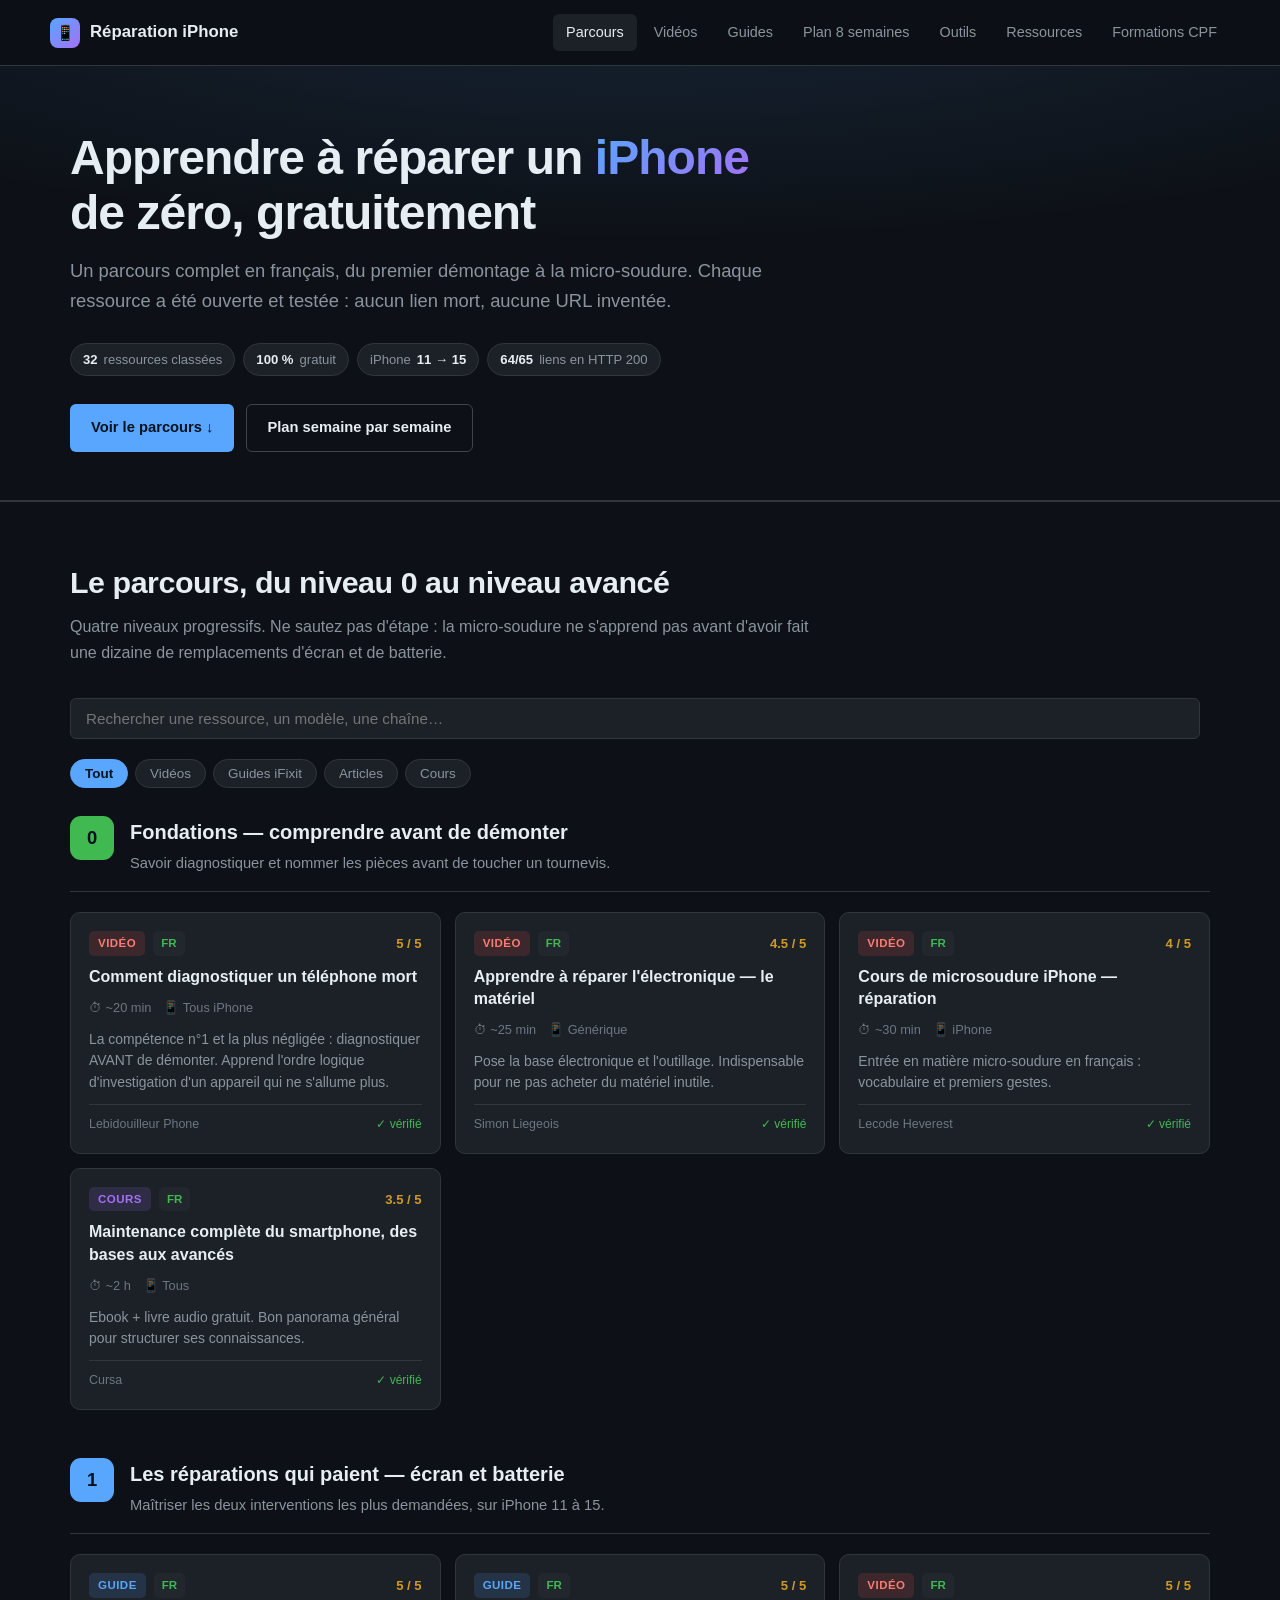
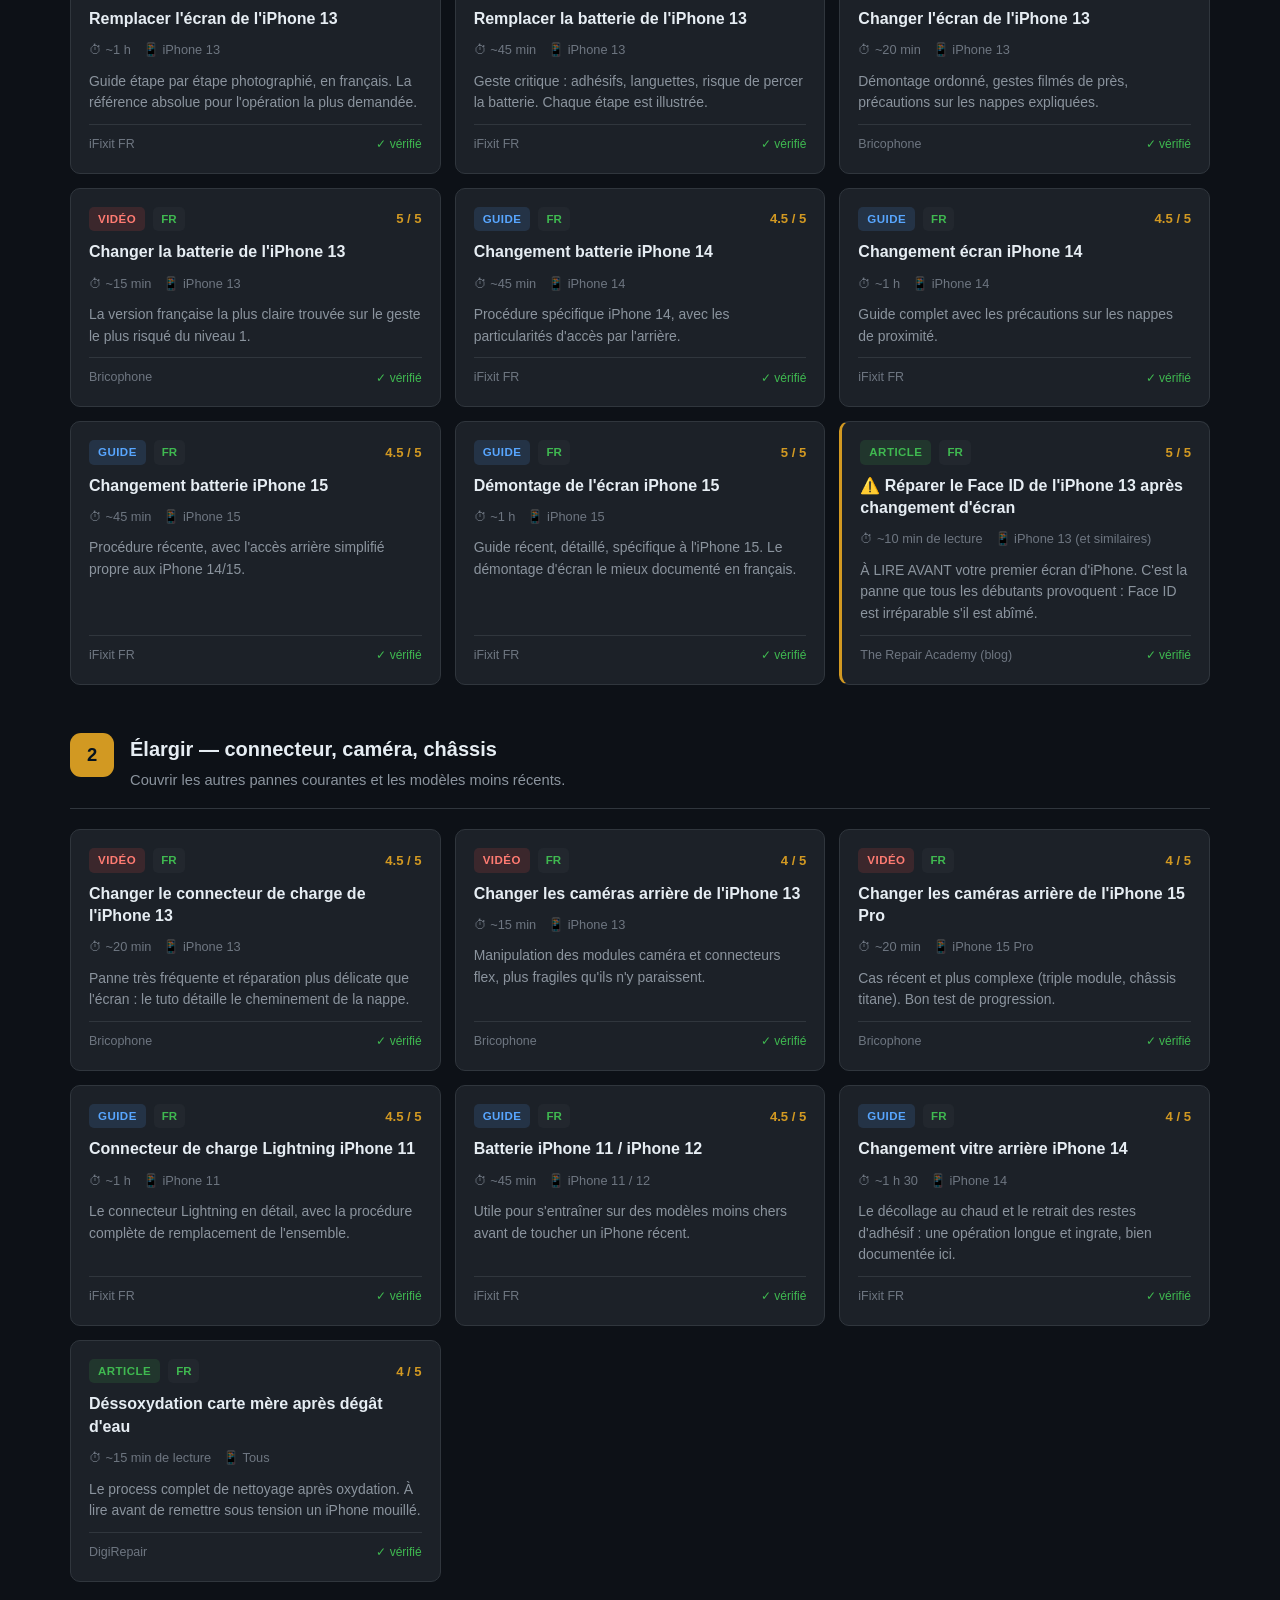
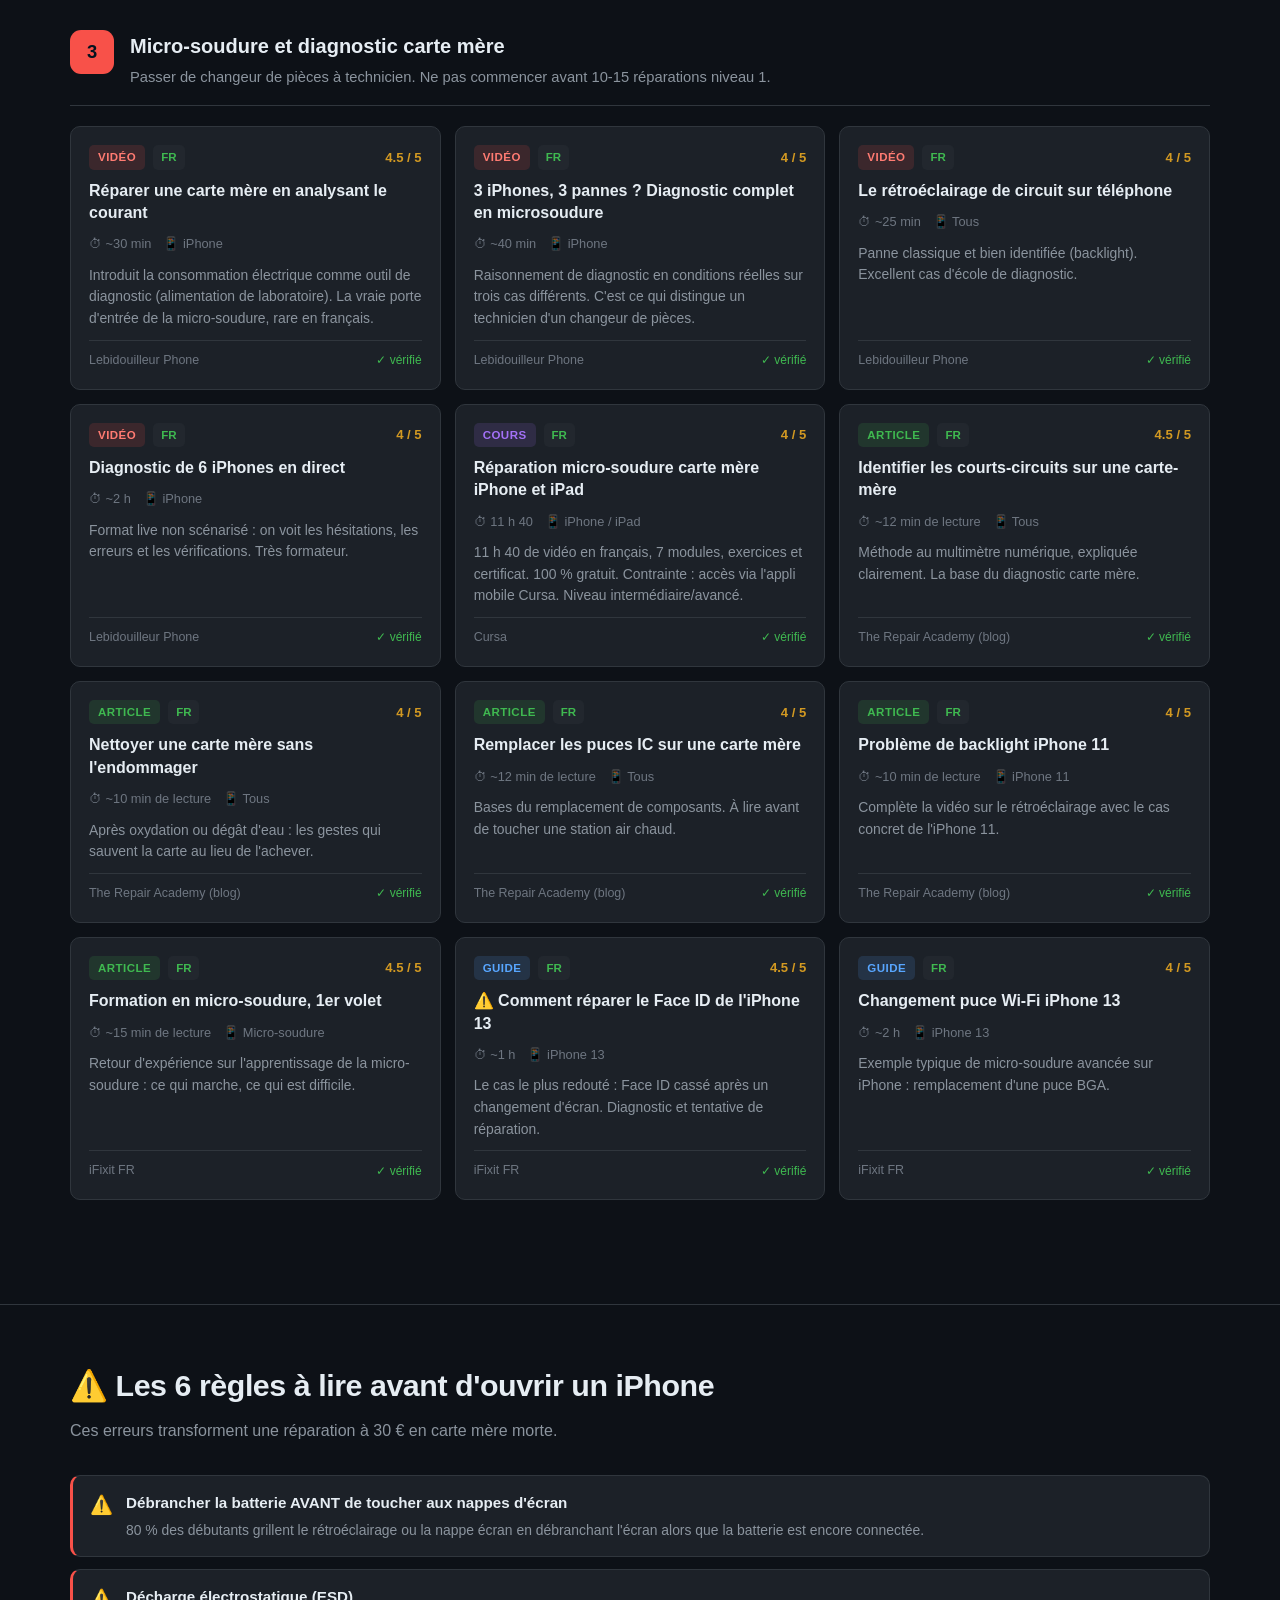
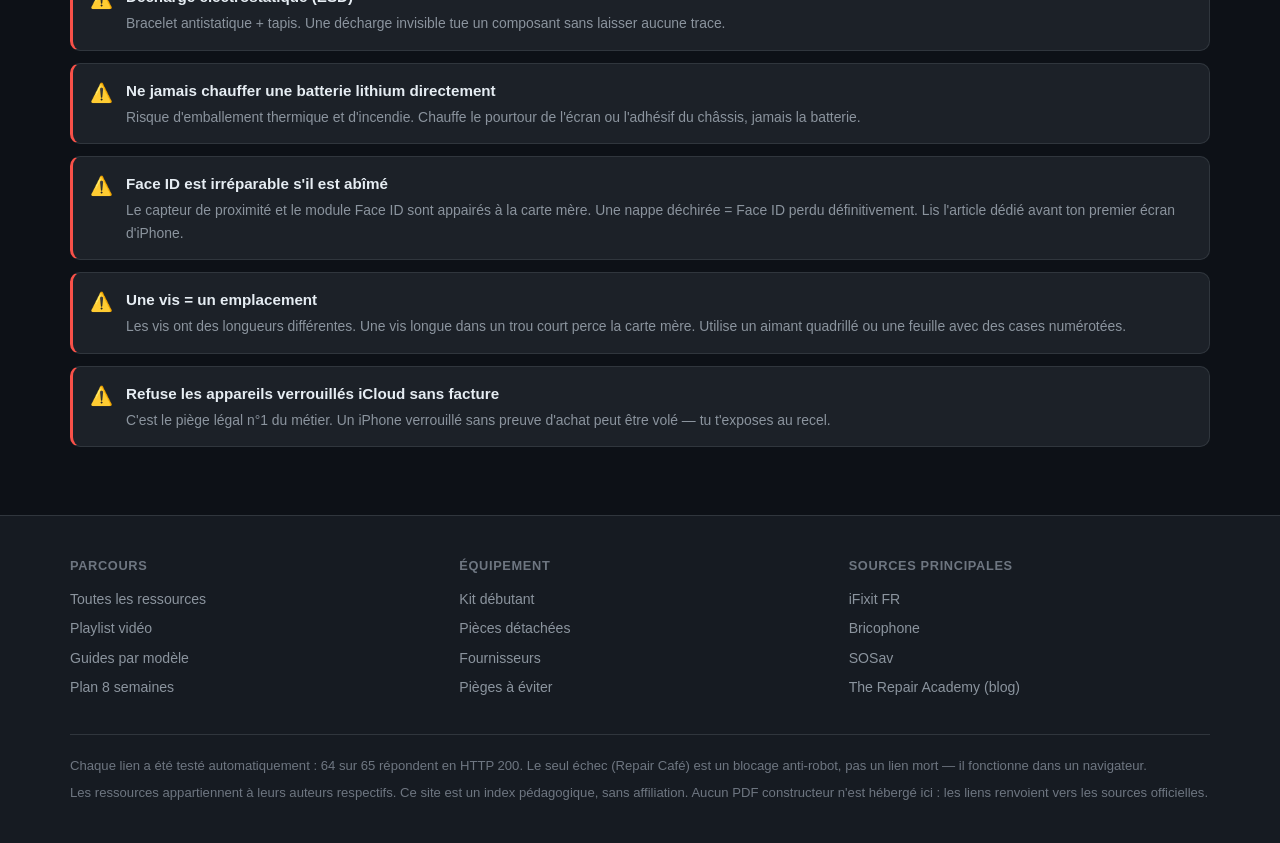
<file: index.html>
<!DOCTYPE html>
<html lang="fr">
<head>
<meta charset="UTF-8">
<meta name="viewport" content="width=device-width, initial-scale=1">
<title>Réparation iPhone — Formations gratuites en français</title>
<meta name="description" content="Apprendre à réparer un iPhone de zéro, gratuitement, en français. Guides pas à pas, vidéos, plan de formation 8 semaines et matériel vérifié. iPhone 11 à 15.">
<link rel="stylesheet" href="css/style.css">
</head>
<body>

<header>
  <div class="wrap nav">
    <a href="index.html" class="logo">
      <span class="mark">📱</span>
      <span class="txt">Réparation iPhone</span>
    </a>
    <nav class="nav-links">
      <a href="index.html" class="active">Parcours</a>
      <a href="videos.html">Vidéos</a>
      <a href="guides.html">Guides</a>
      <a href="plan.html">Plan 8 semaines</a>
      <a href="outils.html">Outils</a>
      <a href="ressources.html">Ressources</a>
      <a href="formations.html">Formations CPF</a>
    </nav>
  </div>
</header>

<div class="wrap">
  <div id="erreur-donnees" class="note-box warn hidden" style="margin-top:20px">
    <strong>⚠️ Impossible de charger les données.</strong>
    Si vous ouvrez ce fichier directement depuis votre disque (<code>file://</code>), le navigateur bloque la lecture du fichier JSON.
    Lancez un petit serveur local : <code>python3 -m http.server 8000</code> puis ouvrez <code>http://localhost:8000</code>.
  </div>
</div>

<section class="hero">
  <div class="wrap">
    <h1>Apprendre à réparer un <span class="grad">iPhone</span><br>de zéro, gratuitement</h1>
    <p class="lead">
      Un parcours complet en français, du premier démontage à la micro-soudure.
      Chaque ressource a été ouverte et testée : aucun lien mort, aucune URL inventée.
    </p>

    <div class="badges">
      <span class="badge"><strong>32</strong> ressources classées</span>
      <span class="badge"><strong>100 %</strong> gratuit</span>
      <span class="badge">iPhone <strong>11 → 15</strong></span>
      <span class="badge"><strong>64/65</strong> liens en HTTP 200</span>
    </div>

    <div class="cta-row">
      <a href="#parcours" class="btn btn-primary">Voir le parcours ↓</a>
      <a href="plan.html" class="btn btn-ghost">Plan semaine par semaine</a>
    </div>
  </div>
</section>

<section id="parcours">
  <div class="wrap">
    <div class="sec-head">
      <h2>Le parcours, du niveau 0 au niveau avancé</h2>
      <p>
        Quatre niveaux progressifs. Ne sautez pas d'étape : la micro-soudure ne s'apprend pas
        avant d'avoir fait une dizaine de remplacements d'écran et de batterie.
      </p>
    </div>

    <div class="search-bar">
      <input type="search" id="recherche" placeholder="Rechercher une ressource, un modèle, une chaîne…" aria-label="Rechercher">
      <span id="compteur" class="muted" style="font-size:.85rem"></span>
    </div>

    <div class="filters">
      <button class="chip active" data-filtre="tous">Tout</button>
      <button class="chip" data-filtre="video">Vidéos</button>
      <button class="chip" data-filtre="guide">Guides iFixit</button>
      <button class="chip" data-filtre="article">Articles</button>
      <button class="chip" data-filtre="cours">Cours</button>
    </div>

    <div id="parcours-conteneur"></div>
  </div>
</section>

<section>
  <div class="wrap">
    <div class="sec-head">
      <h2>⚠️ Les 6 règles à lire avant d'ouvrir un iPhone</h2>
      <p>Ces erreurs transforment une réparation à 30 € en carte mère morte.</p>
    </div>
    <div id="avertissements-conteneur"></div>
  </div>
</section>

<footer>
  <div class="wrap">
    <div class="foot-grid">
      <div class="foot-col">
        <h5>Parcours</h5>
        <a href="index.html">Toutes les ressources</a>
        <a href="videos.html">Playlist vidéo</a>
        <a href="guides.html">Guides par modèle</a>
        <a href="plan.html">Plan 8 semaines</a>
      </div>
      <div class="foot-col">
        <h5>Équipement</h5>
        <a href="outils.html">Kit débutant</a>
        <a href="outils.html#pieces">Pièces détachées</a>
        <a href="outils.html#fournisseurs">Fournisseurs</a>
        <a href="outils.html#pieges">Pièges à éviter</a>
      </div>
      <div class="foot-col">
        <h5>Sources principales</h5>
        <a href="https://fr.ifixit.com/Tutoriel" target="_blank" rel="noopener">iFixit FR</a>
        <a href="https://www.youtube.com/@bricophone" target="_blank" rel="noopener">Bricophone</a>
        <a href="https://www.youtube.com/@SosavFr" target="_blank" rel="noopener">SOSav</a>
        <a href="https://therepairacademy.com/blog/" target="_blank" rel="noopener">The Repair Academy (blog)</a>
      </div>
    </div>
    <div class="foot-bottom">
      <p>Chaque lien a été testé automatiquement : 64 sur 65 répondent en HTTP 200. Le seul échec (Repair Café) est un blocage anti-robot, pas un lien mort — il fonctionne dans un navigateur.</p>
      <p>Les ressources appartiennent à leurs auteurs respectifs. Ce site est un index pédagogique, sans affiliation. Aucun PDF constructeur n'est hébergé ici : les liens renvoient vers les sources officielles.</p>
    </div>
  </div>
</footer>

<script src="js/app.js"></script>
</body>
</html>
</file>
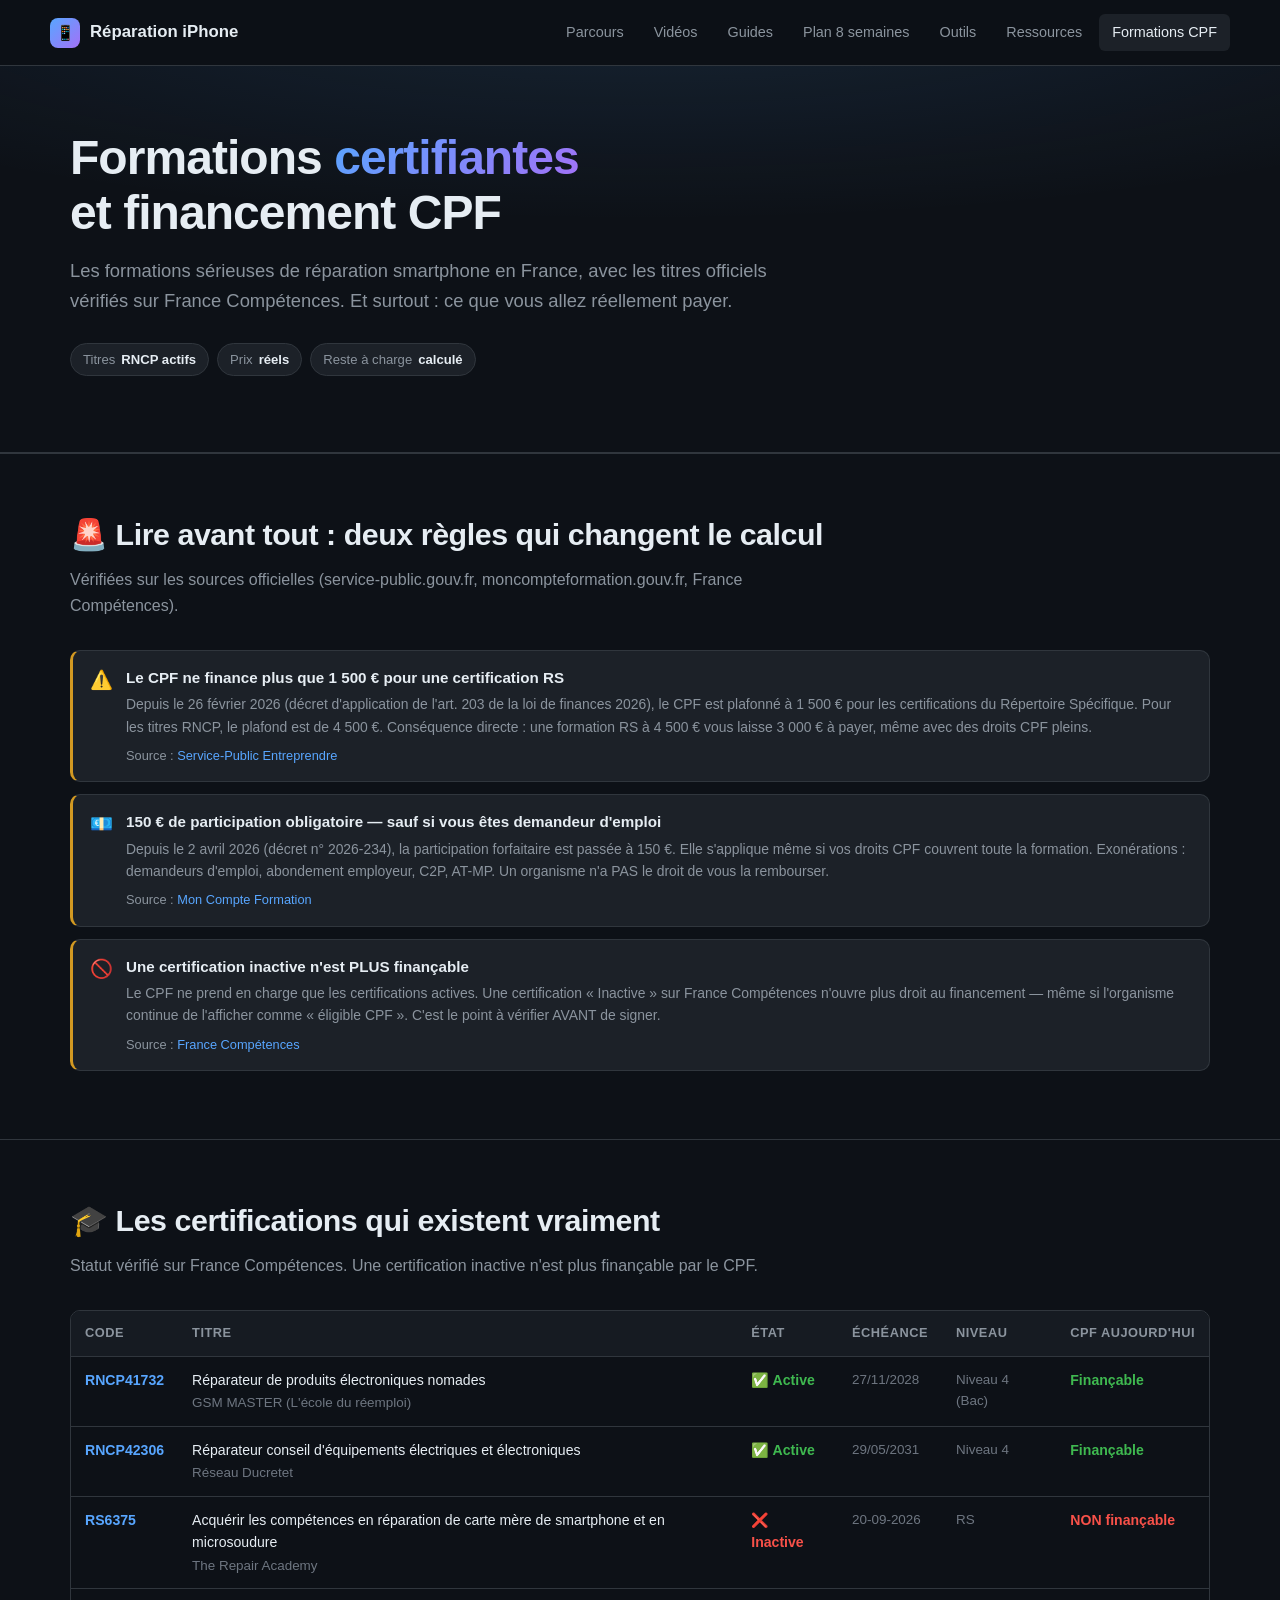
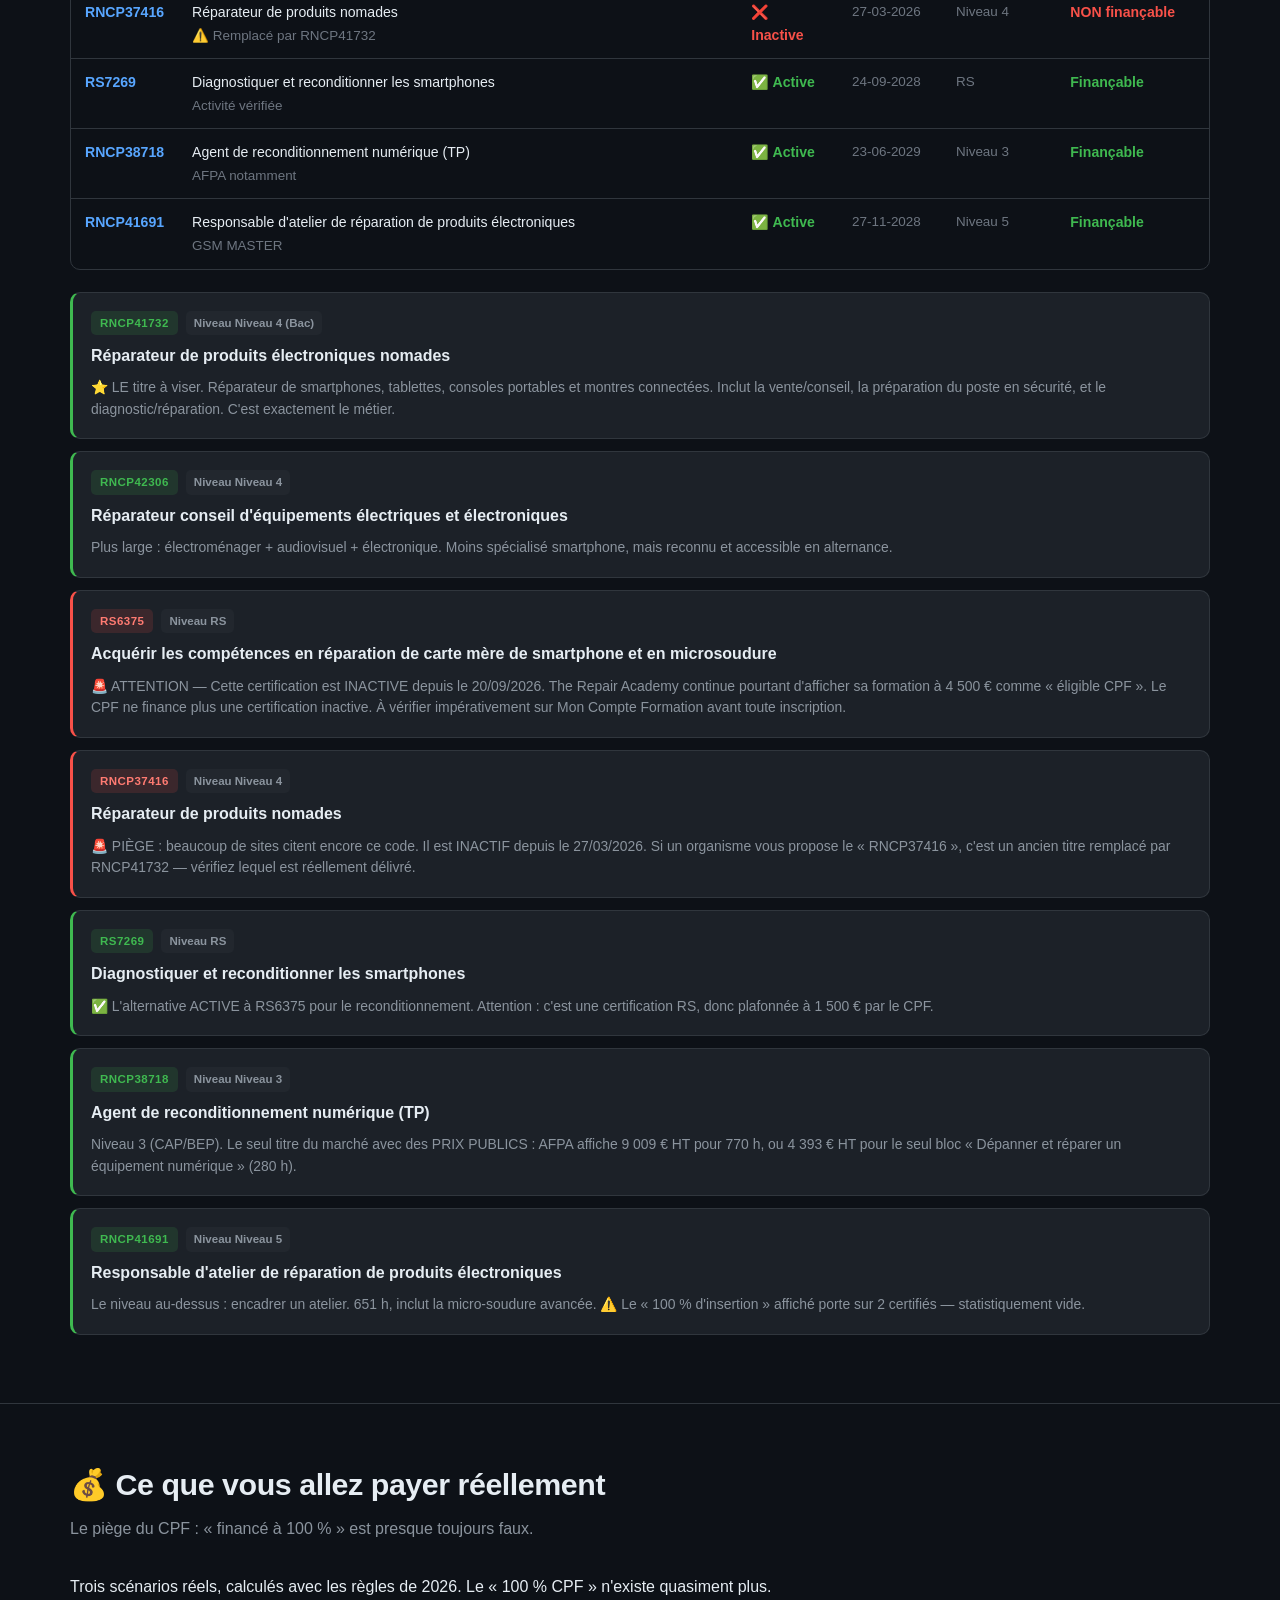
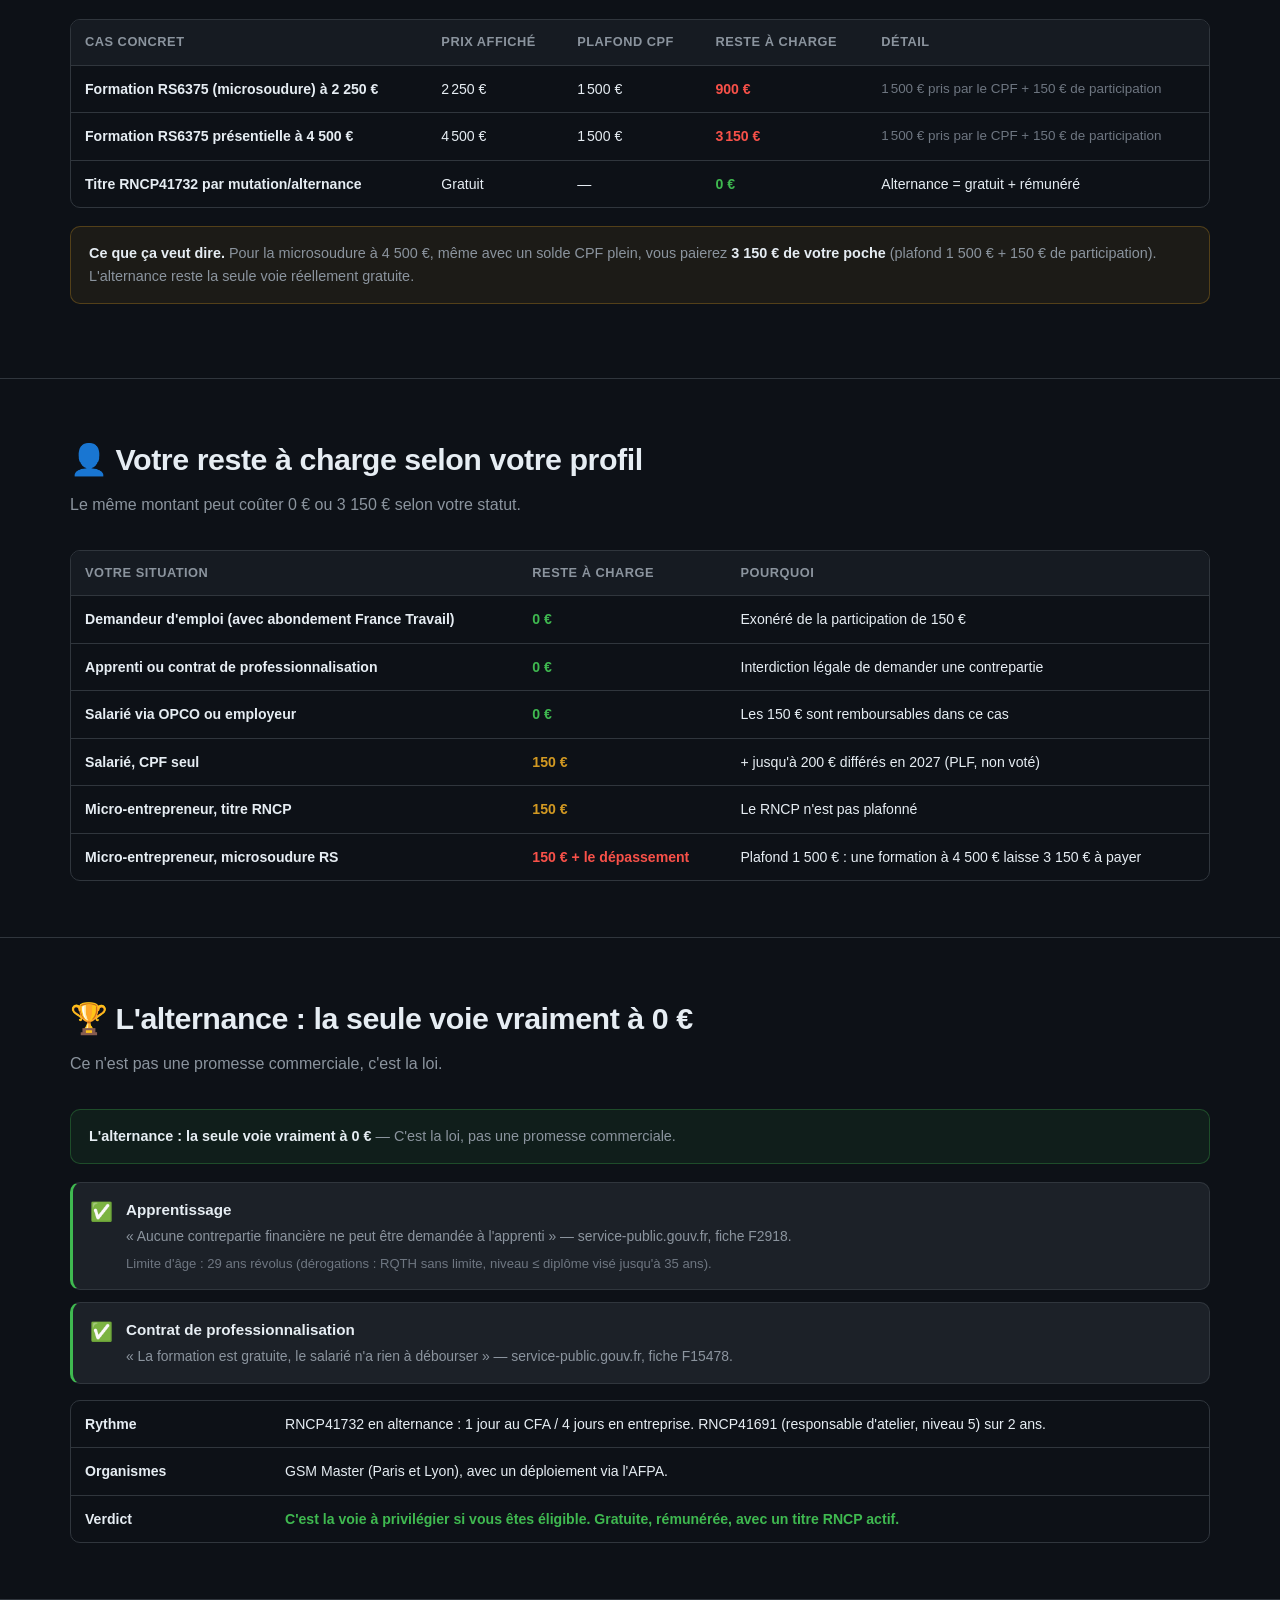
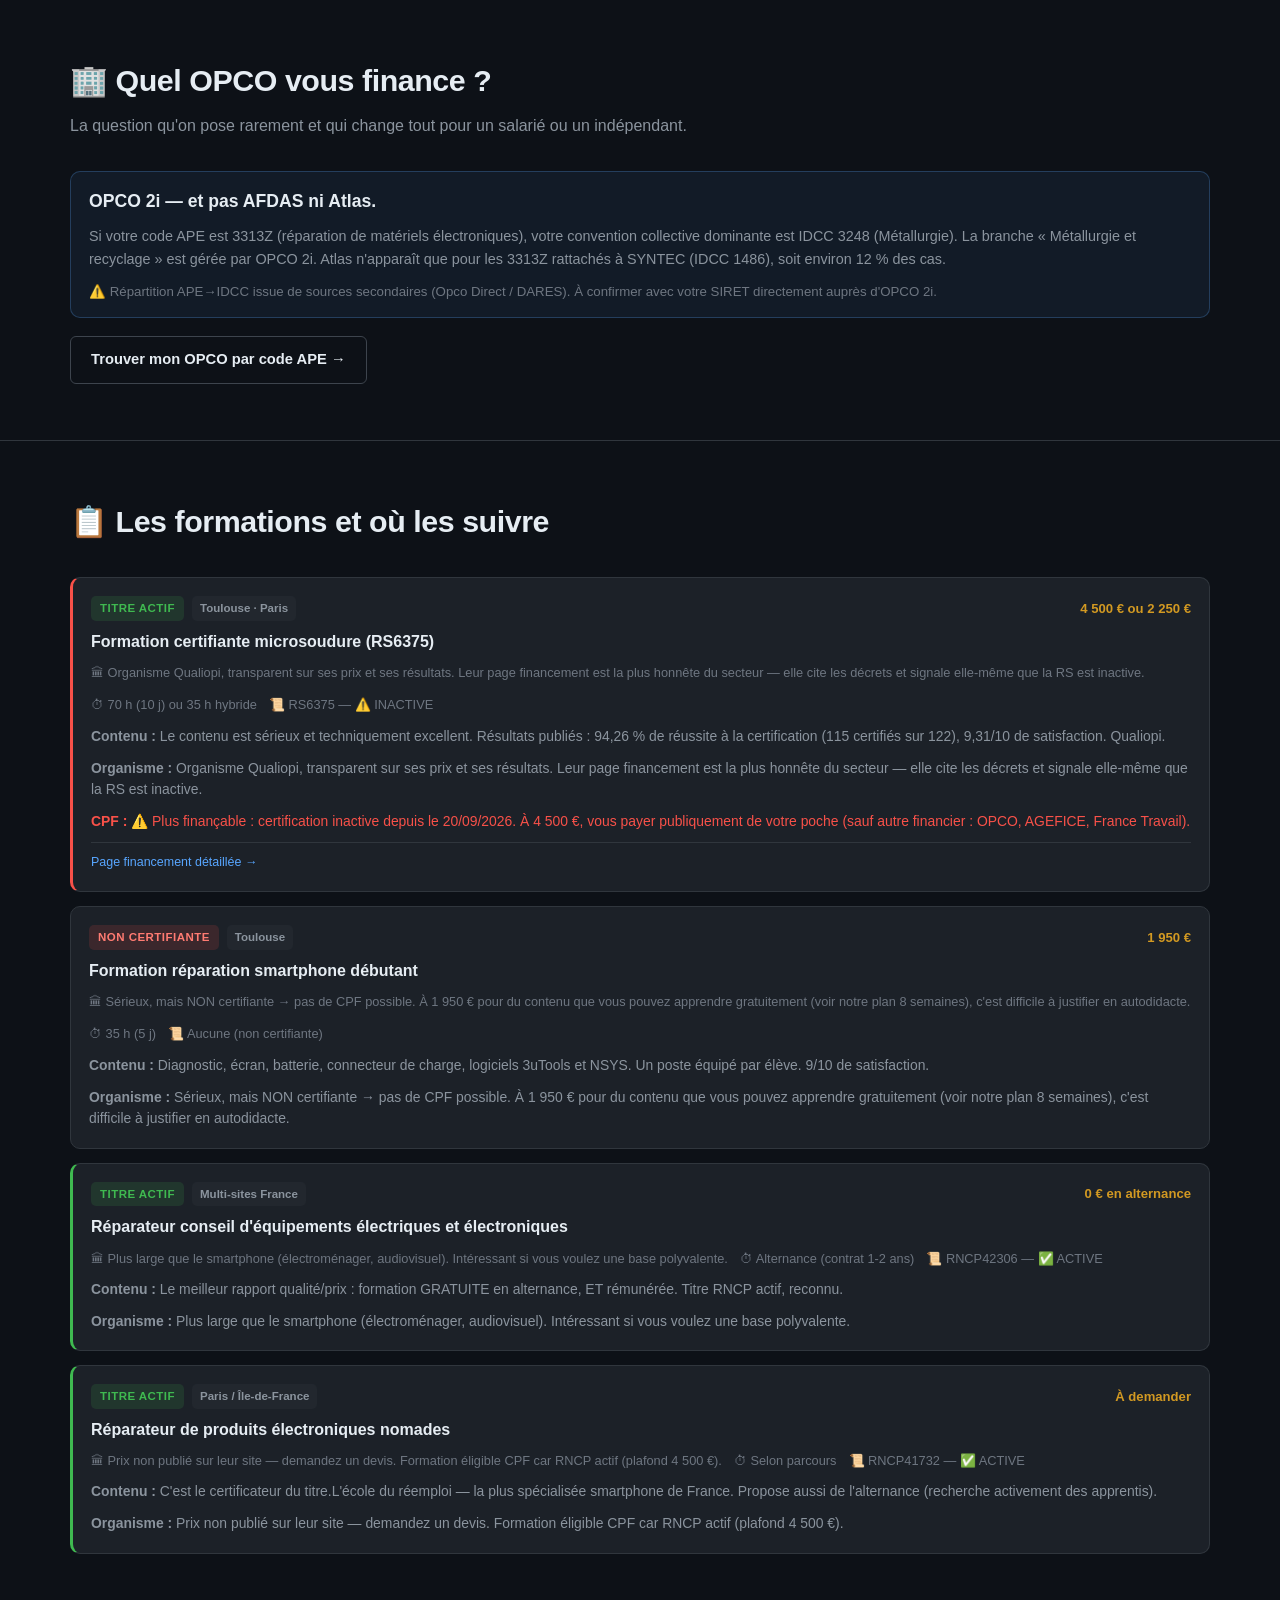
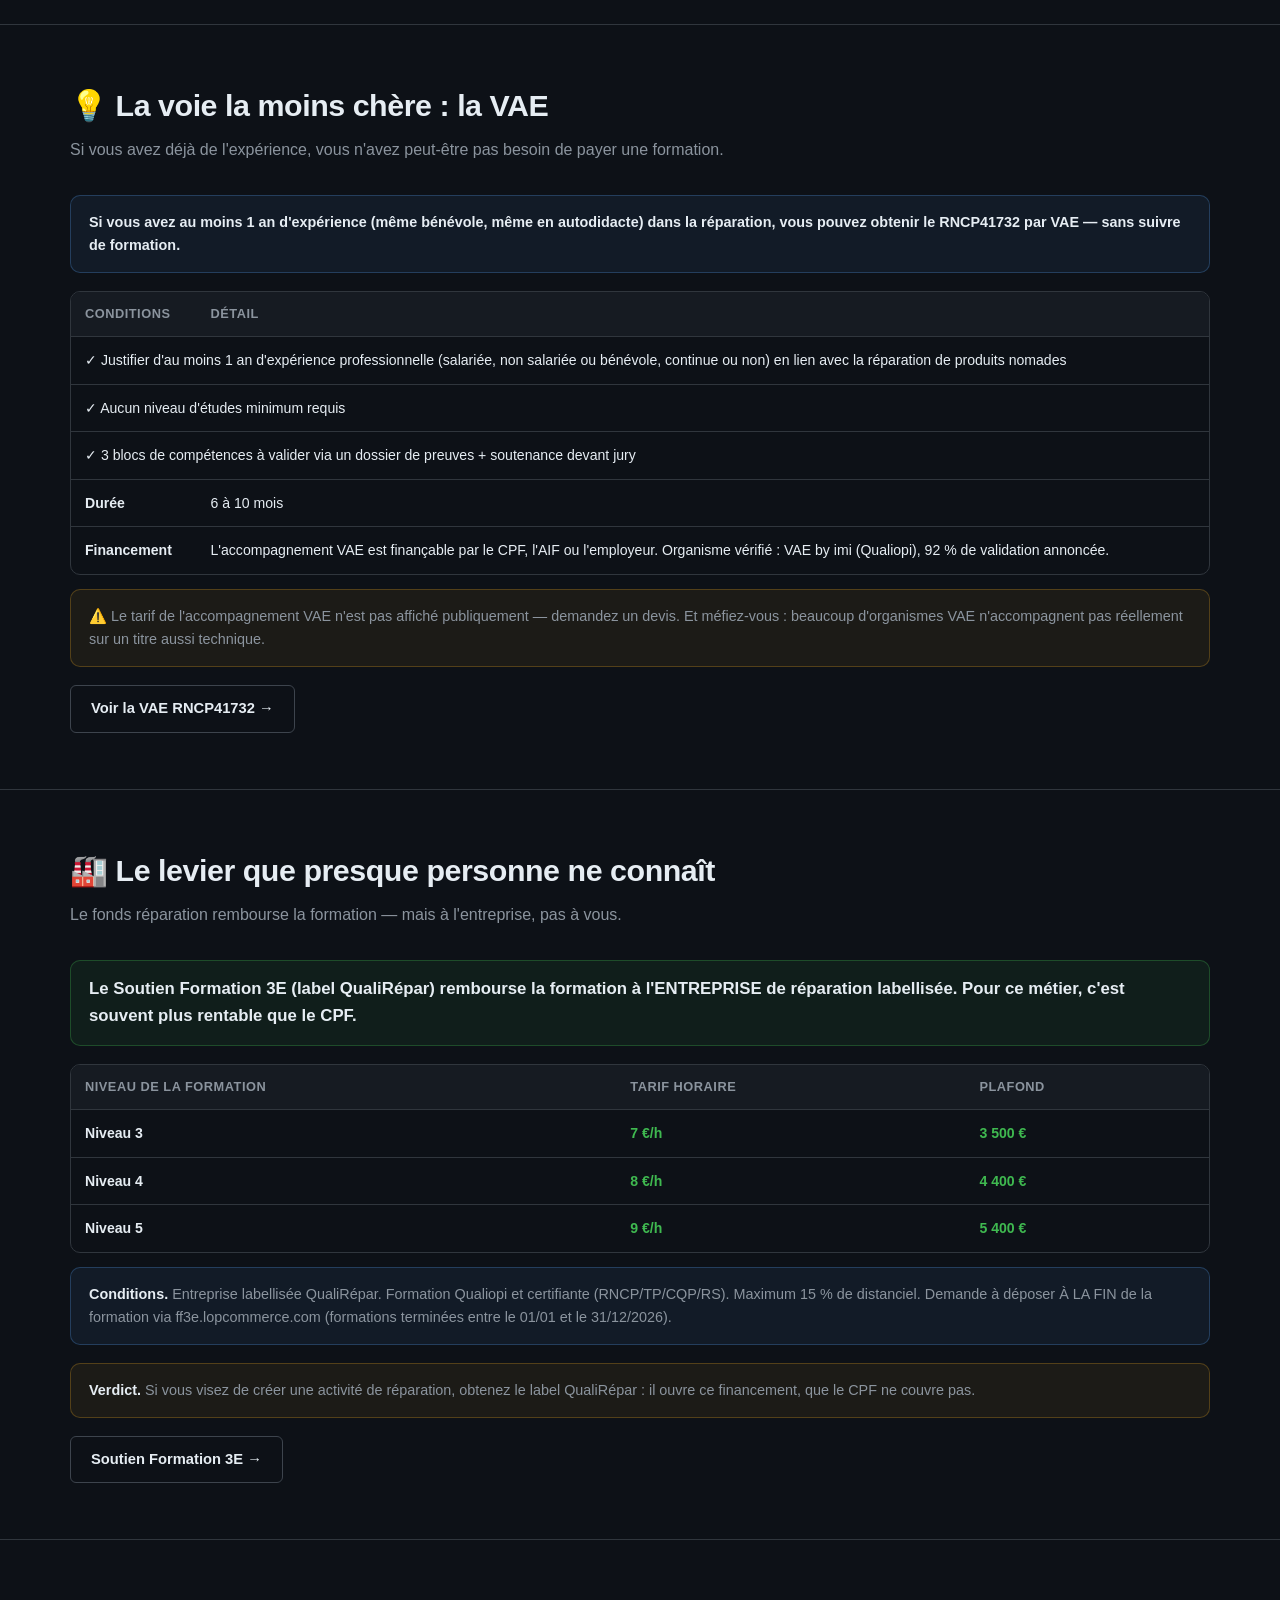
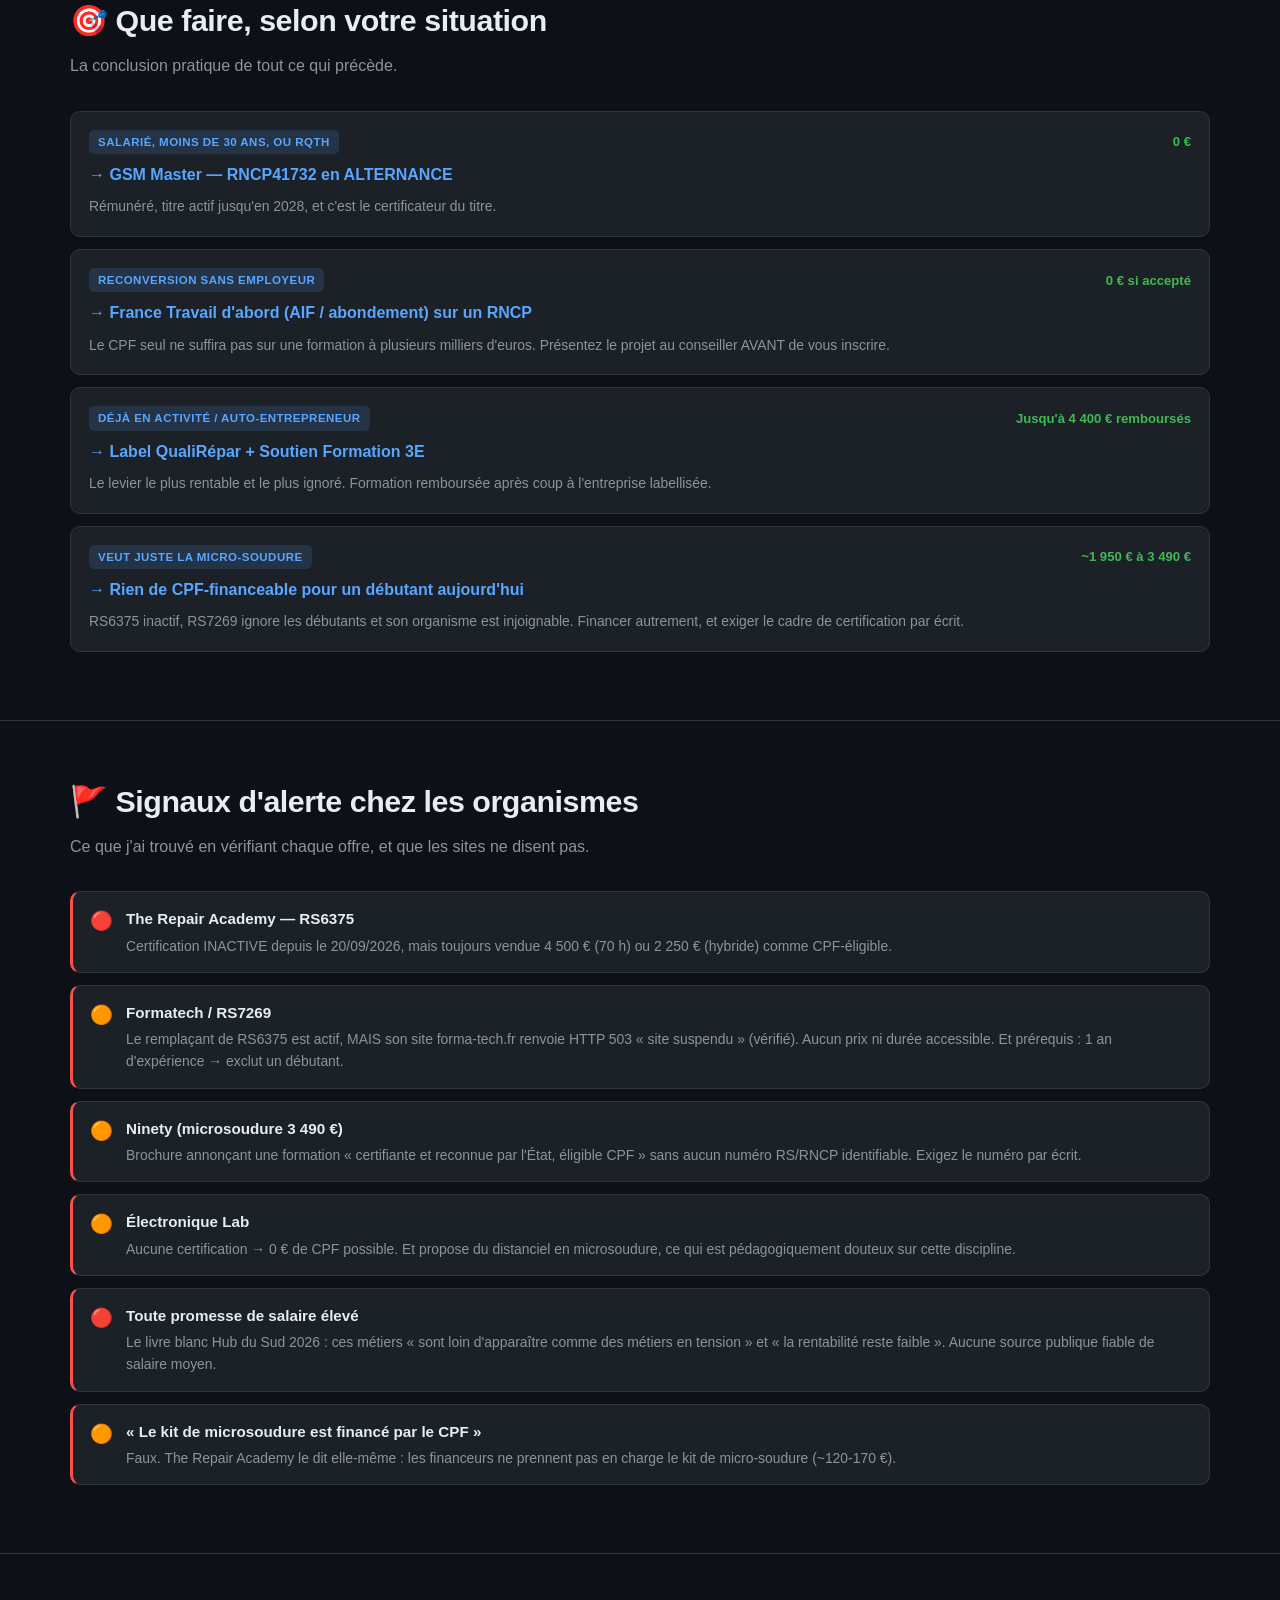
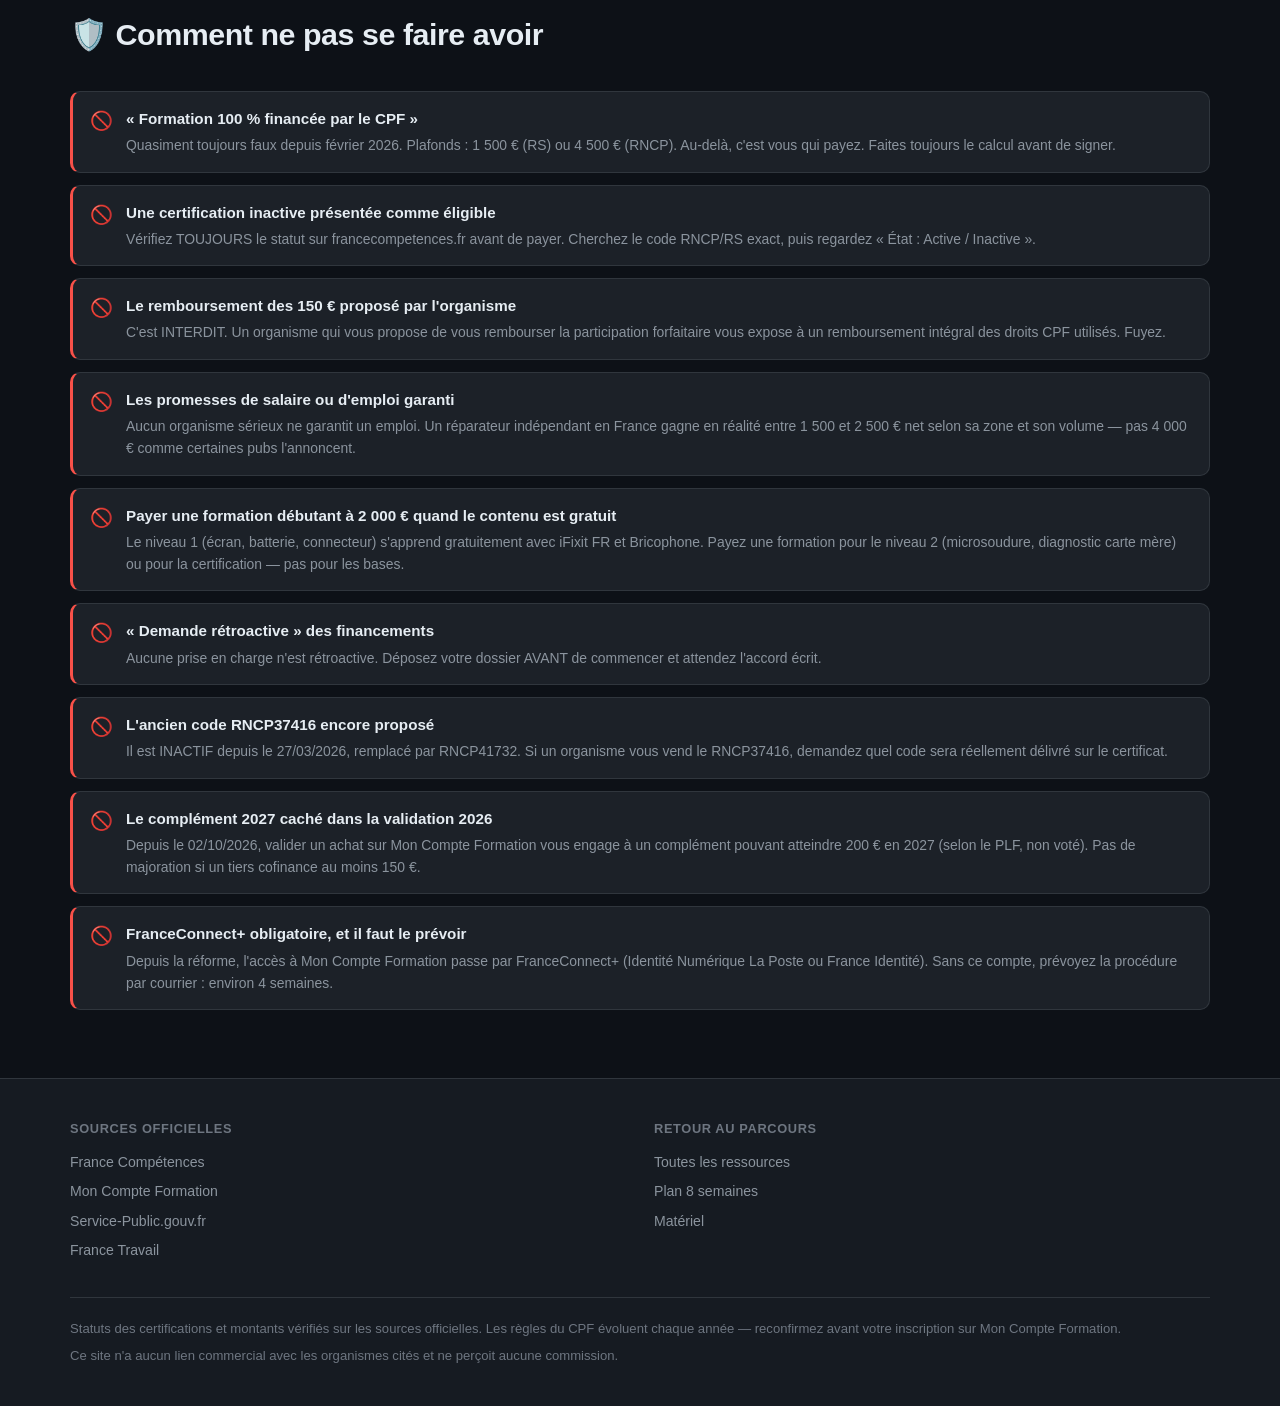
<file: formations.html>
<!DOCTYPE html>
<html lang="fr">
<head>
<meta charset="UTF-8">
<meta name="viewport" content="width=device-width, initial-scale=1">
<title>Formations CPF — Réparation smartphone</title>
<meta name="description" content="Formations sérieuses de réparation smartphone éligibles au CPF : titres RNCP actifs, prix réels, reste à charge calculé. Avec les pièges à éviter.">
<link rel="stylesheet" href="css/style.css">
</head>
<body>

<header>
  <div class="wrap nav">
    <a href="index.html" class="logo"><span class="mark">📱</span><span class="txt">Réparation iPhone</span></a>
    <nav class="nav-links">
      <a href="index.html">Parcours</a>
      <a href="videos.html">Vidéos</a>
      <a href="guides.html">Guides</a>
      <a href="plan.html">Plan 8 semaines</a>
      <a href="outils.html">Outils</a>
      <a href="ressources.html">Ressources</a>
      <a href="formations.html" class="active">Formations CPF</a>
    </nav>
  </div>
</header>

<div class="wrap">
  <div id="erreur-donnees" class="note-box warn hidden" style="margin-top:20px">
    <strong>⚠️ Impossible de charger les données.</strong> Lancez un serveur local : <code>python3 -m http.server 8000</code>.
  </div>
</div>

<section class="hero">
  <div class="wrap">
    <h1>Formations <span class="grad">certifiantes</span><br>et financement CPF</h1>
    <p class="lead">
      Les formations sérieuses de réparation smartphone en France, avec les titres officiels
      vérifiés sur France Compétences. Et surtout : ce que vous allez réellement payer.
    </p>
    <div class="badges">
      <span class="badge">Titres <strong>RNCP actifs</strong></span>
      <span class="badge">Prix <strong>réels</strong></span>
      <span class="badge">Reste à charge <strong>calculé</strong></span>
    </div>
  </div>
</section>

<section>
  <div class="wrap">
    <div class="sec-head">
      <h2>🚨 Lire avant tout : deux règles qui changent le calcul</h2>
      <p>Vérifiées sur les sources officielles (service-public.gouv.fr, moncompteformation.gouv.fr, France Compétences).</p>
    </div>
    <div id="regles-cles"></div>
  </div>
</section>

<section>
  <div class="wrap">
    <div class="sec-head">
      <h2>🎓 Les certifications qui existent vraiment</h2>
      <p>Statut vérifié sur France Compétences. Une certification inactive n'est plus finançable par le CPF.</p>
    </div>
    <div id="certifications"></div>
  </div>
</section>

<section>
  <div class="wrap">
    <div class="sec-head">
      <h2>💰 Ce que vous allez payer réellement</h2>
      <p>Le piège du CPF : « financé à 100 % » est presque toujours faux.</p>
    </div>
    <div id="simulateur"></div>
  </div>
</section>

<section>
  <div class="wrap">
    <div class="sec-head">
      <h2>👤 Votre reste à charge selon votre profil</h2>
      <p>Le même montant peut coûter 0 € ou 3 150 € selon votre statut.</p>
    </div>
    <div id="profils"></div>
  </div>
</section>

<section>
  <div class="wrap">
    <div class="sec-head">
      <h2>🏆 L'alternance : la seule voie vraiment à 0 €</h2>
      <p>Ce n'est pas une promesse commerciale, c'est la loi.</p>
    </div>
    <div id="alternance-conteneur"></div>
  </div>
</section>

<section>
  <div class="wrap">
    <div class="sec-head">
      <h2>🏢 Quel OPCO vous finance ?</h2>
      <p>La question qu'on pose rarement et qui change tout pour un salarié ou un indépendant.</p>
    </div>
    <div id="opco-conteneur"></div>
  </div>
</section>

<section>
  <div class="wrap">
    <div class="sec-head">
      <h2>📋 Les formations et où les suivre</h2>
    </div>
    <div id="formations-conteneur"></div>
  </div>
</section>

<section>
  <div class="wrap">
    <div class="sec-head">
      <h2>💡 La voie la moins chère : la VAE</h2>
      <p>Si vous avez déjà de l'expérience, vous n'avez peut-être pas besoin de payer une formation.</p>
    </div>
    <div id="vae-conteneur"></div>
  </div>
</section>

<section>
  <div class="wrap">
    <div class="sec-head">
      <h2>🏭 Le levier que presque personne ne connaît</h2>
      <p>Le fonds réparation rembourse la formation — mais à l'entreprise, pas à vous.</p>
    </div>
    <div id="fonds-conteneur"></div>
  </div>
</section>

<section>
  <div class="wrap">
    <div class="sec-head">
      <h2>🎯 Que faire, selon votre situation</h2>
      <p>La conclusion pratique de tout ce qui précède.</p>
    </div>
    <div id="recommandation-conteneur"></div>
  </div>
</section>

<section>
  <div class="wrap">
    <div class="sec-head">
      <h2>🚩 Signaux d'alerte chez les organismes</h2>
      <p>Ce que j'ai trouvé en vérifiant chaque offre, et que les sites ne disent pas.</p>
    </div>
    <div id="organismes-alerte"></div>
  </div>
</section>

<section>
  <div class="wrap">
    <div class="sec-head">
      <h2>🛡️ Comment ne pas se faire avoir</h2>
    </div>
    <div id="pieges-cpf"></div>
  </div>
</section>

<footer>
  <div class="wrap">
    <div class="foot-grid">
      <div class="foot-col">
        <h5>Sources officielles</h5>
        <a href="https://www.francecompetences.fr" target="_blank" rel="noopener">France Compétences</a>
        <a href="https://www.moncompteformation.gouv.fr" target="_blank" rel="noopener">Mon Compte Formation</a>
        <a href="https://www.service-public.gouv.fr" target="_blank" rel="noopener">Service-Public.gouv.fr</a>
        <a href="https://www.francetravail.fr" target="_blank" rel="noopener">France Travail</a>
      </div>
      <div class="foot-col">
        <h5>Retour au parcours</h5>
        <a href="index.html">Toutes les ressources</a>
        <a href="plan.html">Plan 8 semaines</a>
        <a href="outils.html">Matériel</a>
      </div>
    </div>
    <div class="foot-bottom">
      <p>Statuts des certifications et montants vérifiés sur les sources officielles. Les règles du CPF évoluent chaque année — reconfirmez avant votre inscription sur Mon Compte Formation.</p>
      <p>Ce site n'a aucun lien commercial avec les organismes cités et ne perçoit aucune commission.</p>
    </div>
  </div>
</footer>

<script src="js/app.js"></script>
<script src="js/formations.js"></script>
</body>
</html>
</file>
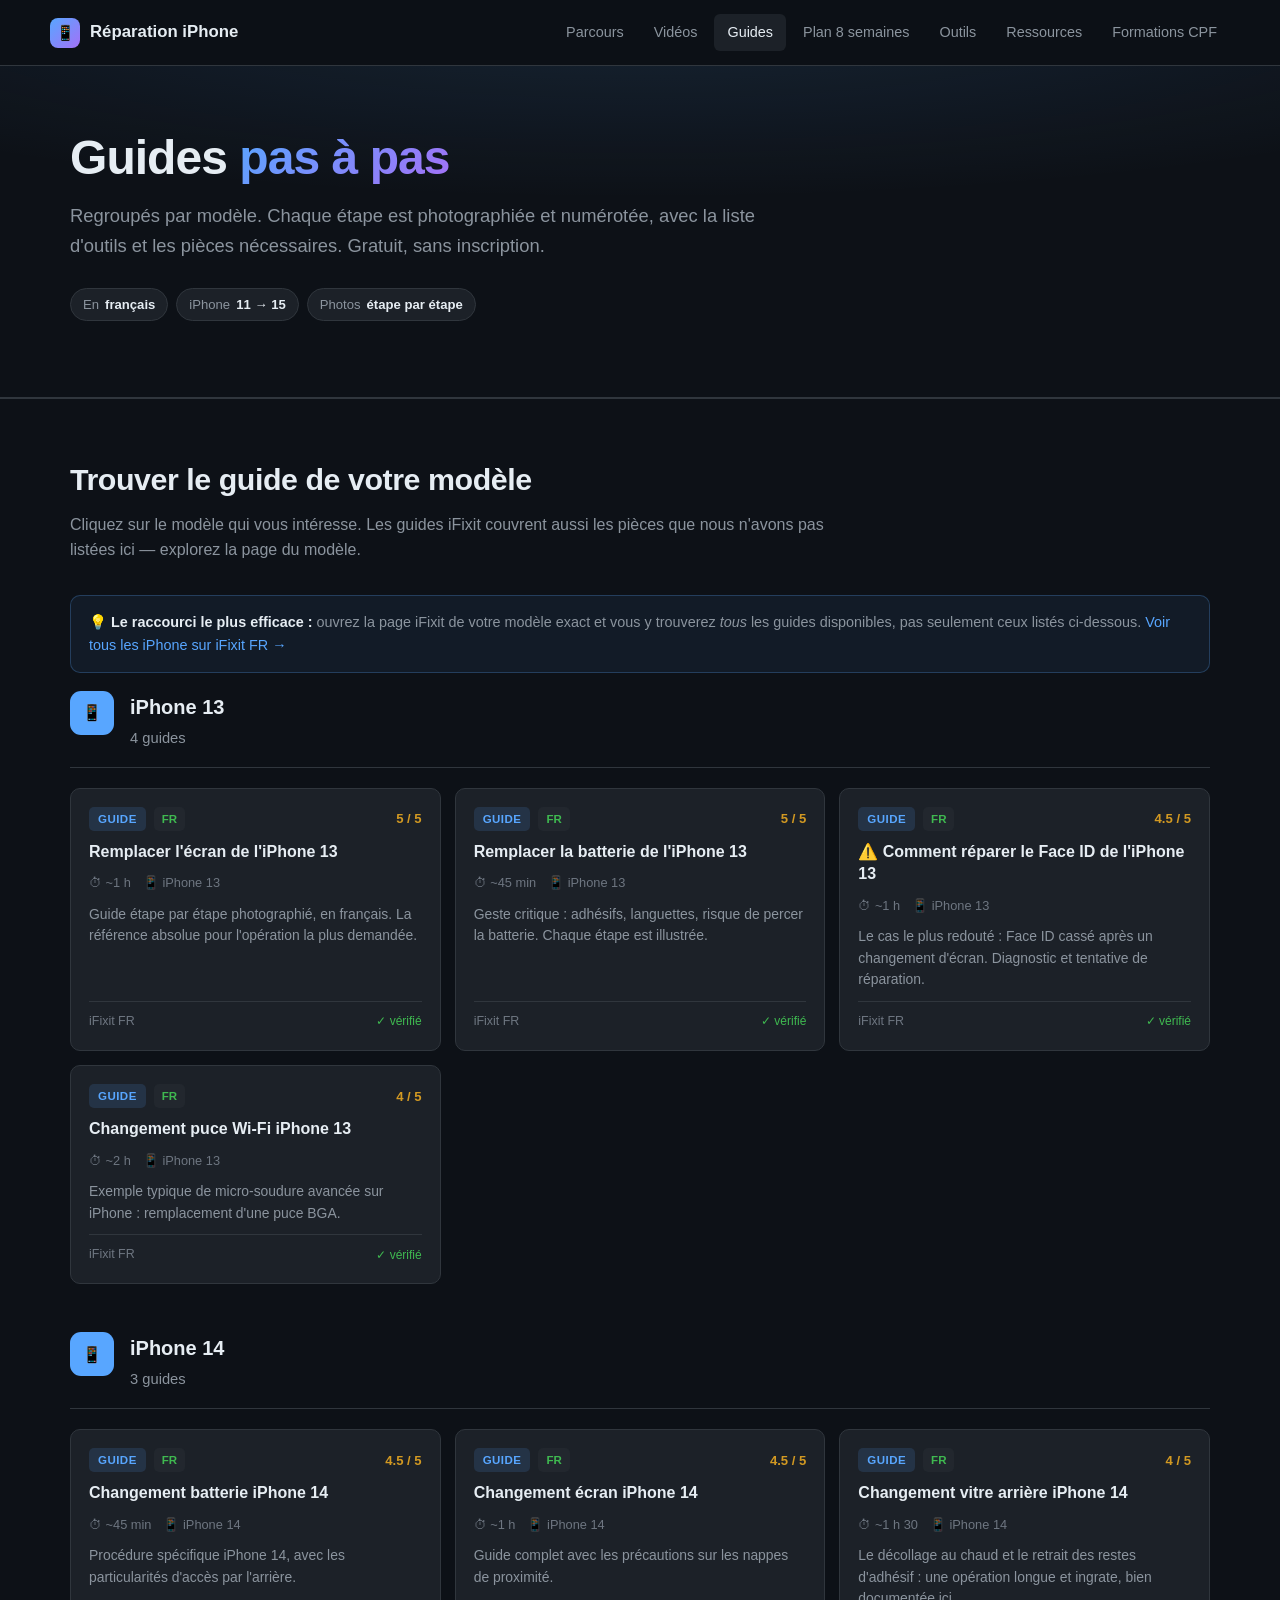
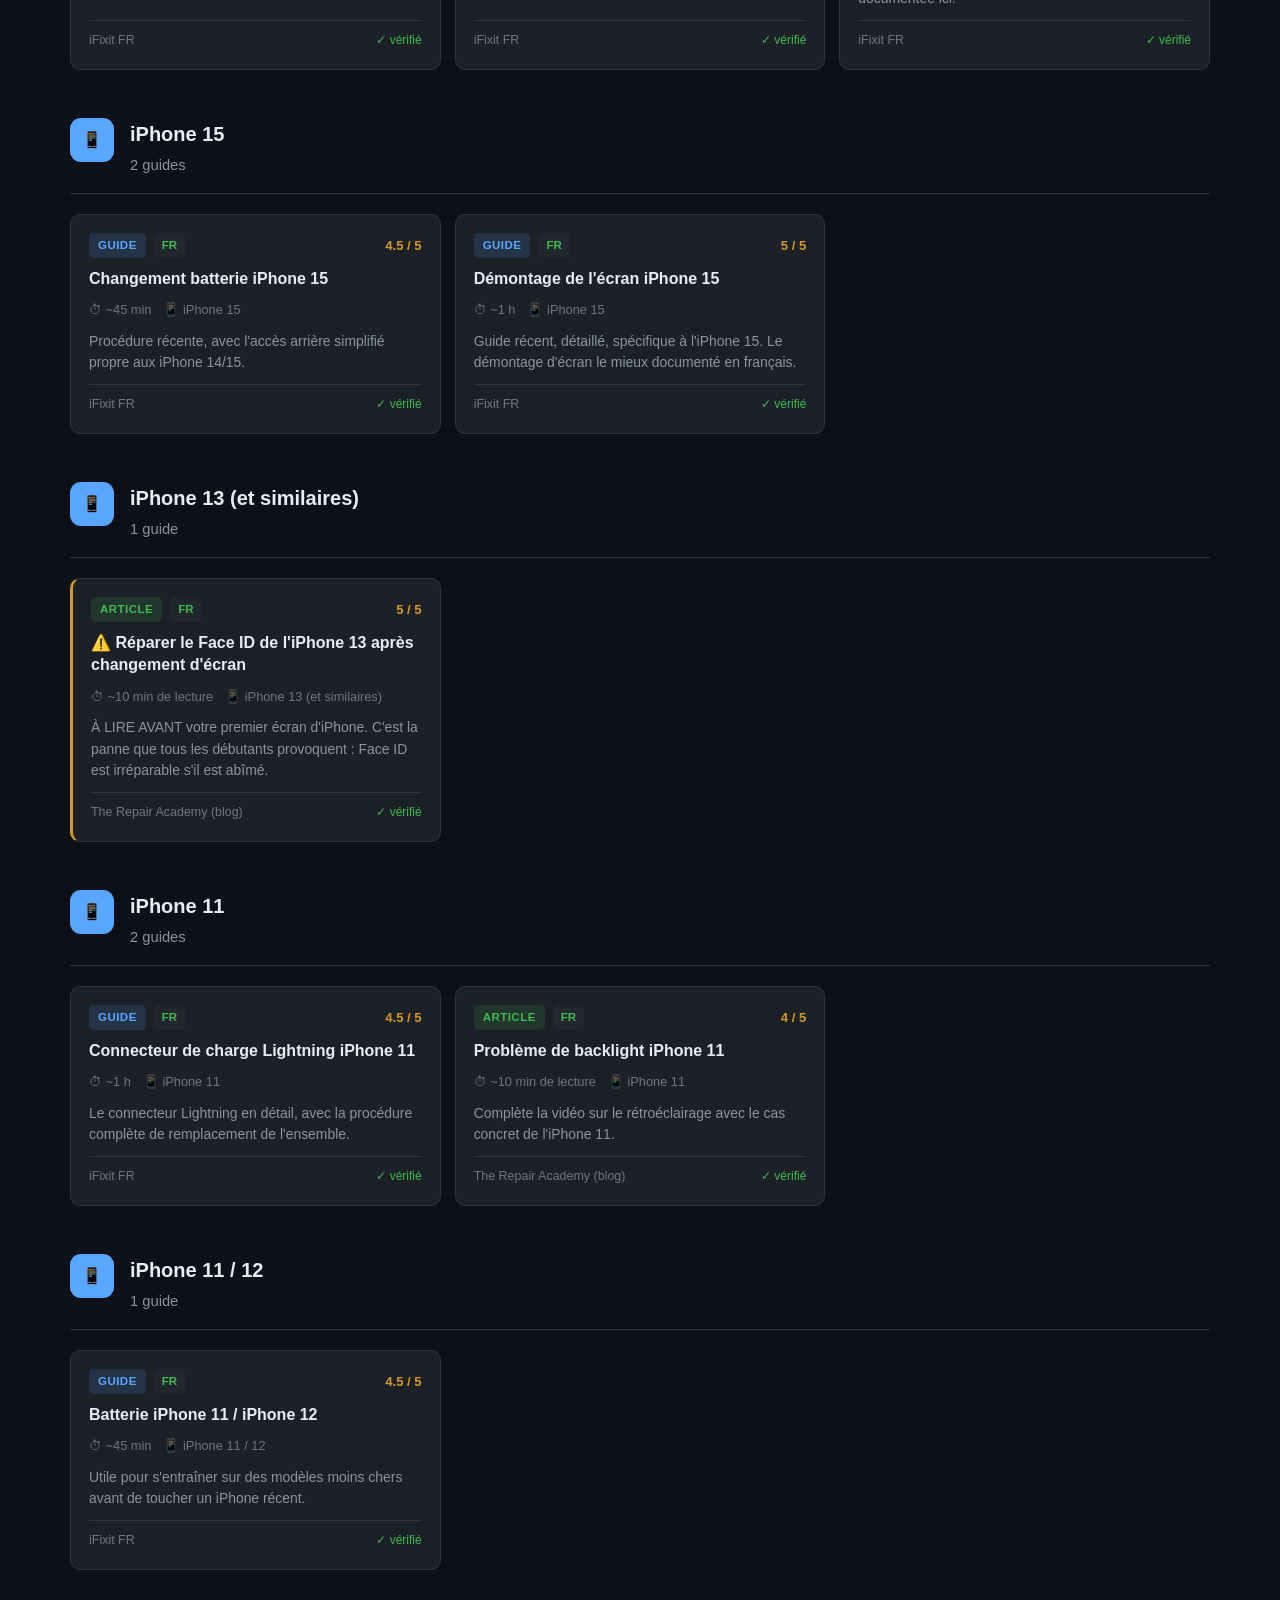
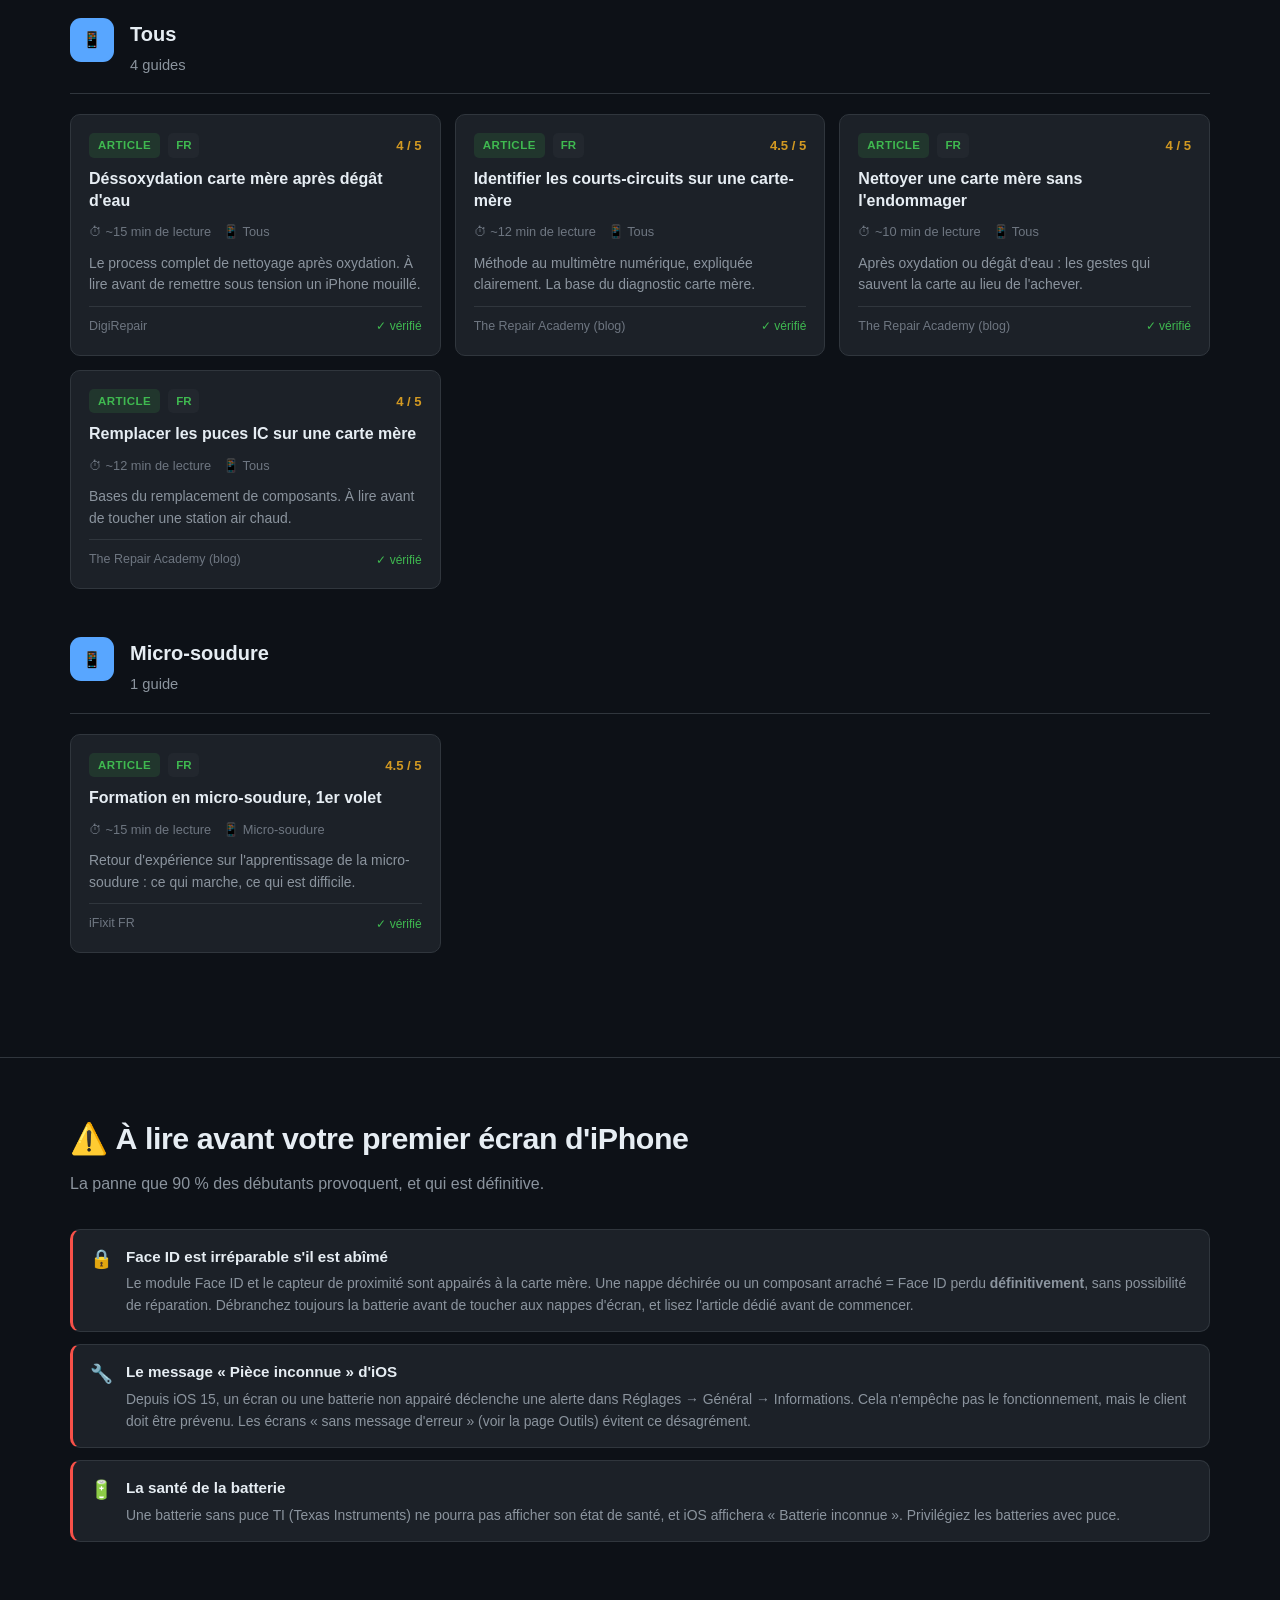
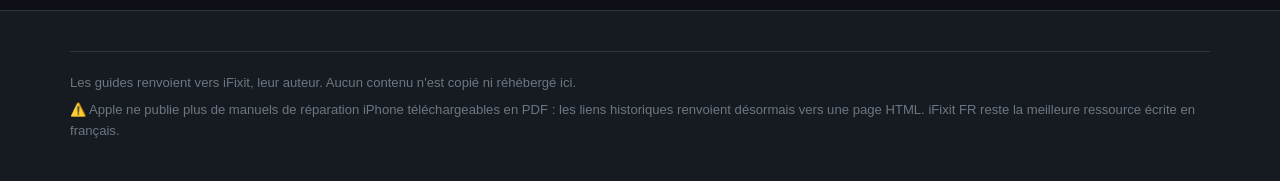
<file: guides.html>
<!DOCTYPE html>
<html lang="fr">
<head>
<meta charset="UTF-8">
<meta name="viewport" content="width=device-width, initial-scale=1">
<title>Guides pas à pas par modèle — Réparation iPhone</title>
<meta name="description" content="Guides iFixit en français pour réparer un iPhone : écran, batterie, connecteur de charge, caméra, vitre arrière. iPhone 11 à 15.">
<link rel="stylesheet" href="css/style.css">
</head>
<body>

<header>
  <div class="wrap nav">
    <a href="index.html" class="logo"><span class="mark">📱</span><span class="txt">Réparation iPhone</span></a>
    <nav class="nav-links">
      <a href="index.html">Parcours</a>
      <a href="videos.html">Vidéos</a>
      <a href="guides.html" class="active">Guides</a>
      <a href="plan.html">Plan 8 semaines</a>
      <a href="outils.html">Outils</a>
      <a href="ressources.html">Ressources</a>
      <a href="formations.html">Formations CPF</a>
    </nav>
  </div>
</header>

<div class="wrap">
  <div id="erreur-donnees" class="note-box warn hidden" style="margin-top:20px">
    <strong>⚠️ Impossible de charger les données.</strong> Lancez un serveur local : <code>python3 -m http.server 8000</code>.
  </div>
</div>

<section class="hero">
  <div class="wrap">
    <h1>Guides <span class="grad">pas à pas</span></h1>
    <p class="lead">
      Regroupés par modèle. Chaque étape est photographiée et numérotée, avec la liste d'outils
      et les pièces nécessaires. Gratuit, sans inscription.
    </p>
    <div class="badges">
      <span class="badge">En <strong>français</strong></span>
      <span class="badge">iPhone <strong>11 → 15</strong></span>
      <span class="badge">Photos <strong>étape par étape</strong></span>
    </div>
  </div>
</section>

<section>
  <div class="wrap">
    <div class="sec-head">
      <h2>Trouver le guide de votre modèle</h2>
      <p>
        Cliquez sur le modèle qui vous intéresse. Les guides iFixit couvrent aussi les pièces
        que nous n'avons pas listées ici — explorez la page du modèle.
      </p>
    </div>
    <div class="note-box">
      <strong>💡 Le raccourci le plus efficace :</strong> ouvrez la page iFixit de votre modèle exact
      et vous y trouverez <em>tous</em> les guides disponibles, pas seulement ceux listés ci-dessous.
      <a href="https://fr.ifixit.com/Device/iPhone" target="_blank" rel="noopener">Voir tous les iPhone sur iFixit FR →</a>
    </div>
    <div id="guides-conteneur"></div>
  </div>
</section>

<section>
  <div class="wrap">
    <div class="sec-head">
      <h2>⚠️ À lire avant votre premier écran d'iPhone</h2>
      <p>La panne que 90 % des débutants provoquent, et qui est définitive.</p>
    </div>
    <div class="alert">
      <span class="ico">🔒</span>
      <div>
        <h4>Face ID est irréparable s'il est abîmé</h4>
        <p>
          Le module Face ID et le capteur de proximité sont appairés à la carte mère. Une nappe
          déchirée ou un composant arraché = Face ID perdu <strong>définitivement</strong>, sans
          possibilité de réparation. Débranchez toujours la batterie avant de toucher aux nappes
          d'écran, et lisez l'article dédié avant de commencer.
        </p>
      </div>
    </div>
    <div class="alert">
      <span class="ico">🔧</span>
      <div>
        <h4>Le message « Pièce inconnue » d'iOS</h4>
        <p>
          Depuis iOS 15, un écran ou une batterie non appairé déclenche une alerte dans
          Réglages → Général → Informations. Cela n'empêche pas le fonctionnement, mais le client
          doit être prévenu. Les écrans « sans message d'erreur » (voir la page Outils) évitent ce désagrément.
        </p>
      </div>
    </div>
    <div class="alert">
      <span class="ico">🔋</span>
      <div>
        <h4>La santé de la batterie</h4>
        <p>
          Une batterie sans puce TI (Texas Instruments) ne pourra pas afficher son état de santé,
          et iOS affichera « Batterie inconnue ». Privilégiez les batteries avec puce.
        </p>
      </div>
    </div>
  </div>
</section>

<footer>
  <div class="wrap">
    <div class="foot-bottom">
      <p>Les guides renvoient vers iFixit, leur auteur. Aucun contenu n'est copié ni réhébergé ici.</p>
      <p>⚠️ Apple ne publie plus de manuels de réparation iPhone téléchargeables en PDF : les liens historiques renvoient désormais vers une page HTML. iFixit FR reste la meilleure ressource écrite en français.</p>
    </div>
  </div>
</footer>

<script src="js/app.js"></script>
</body>
</html>
</file>
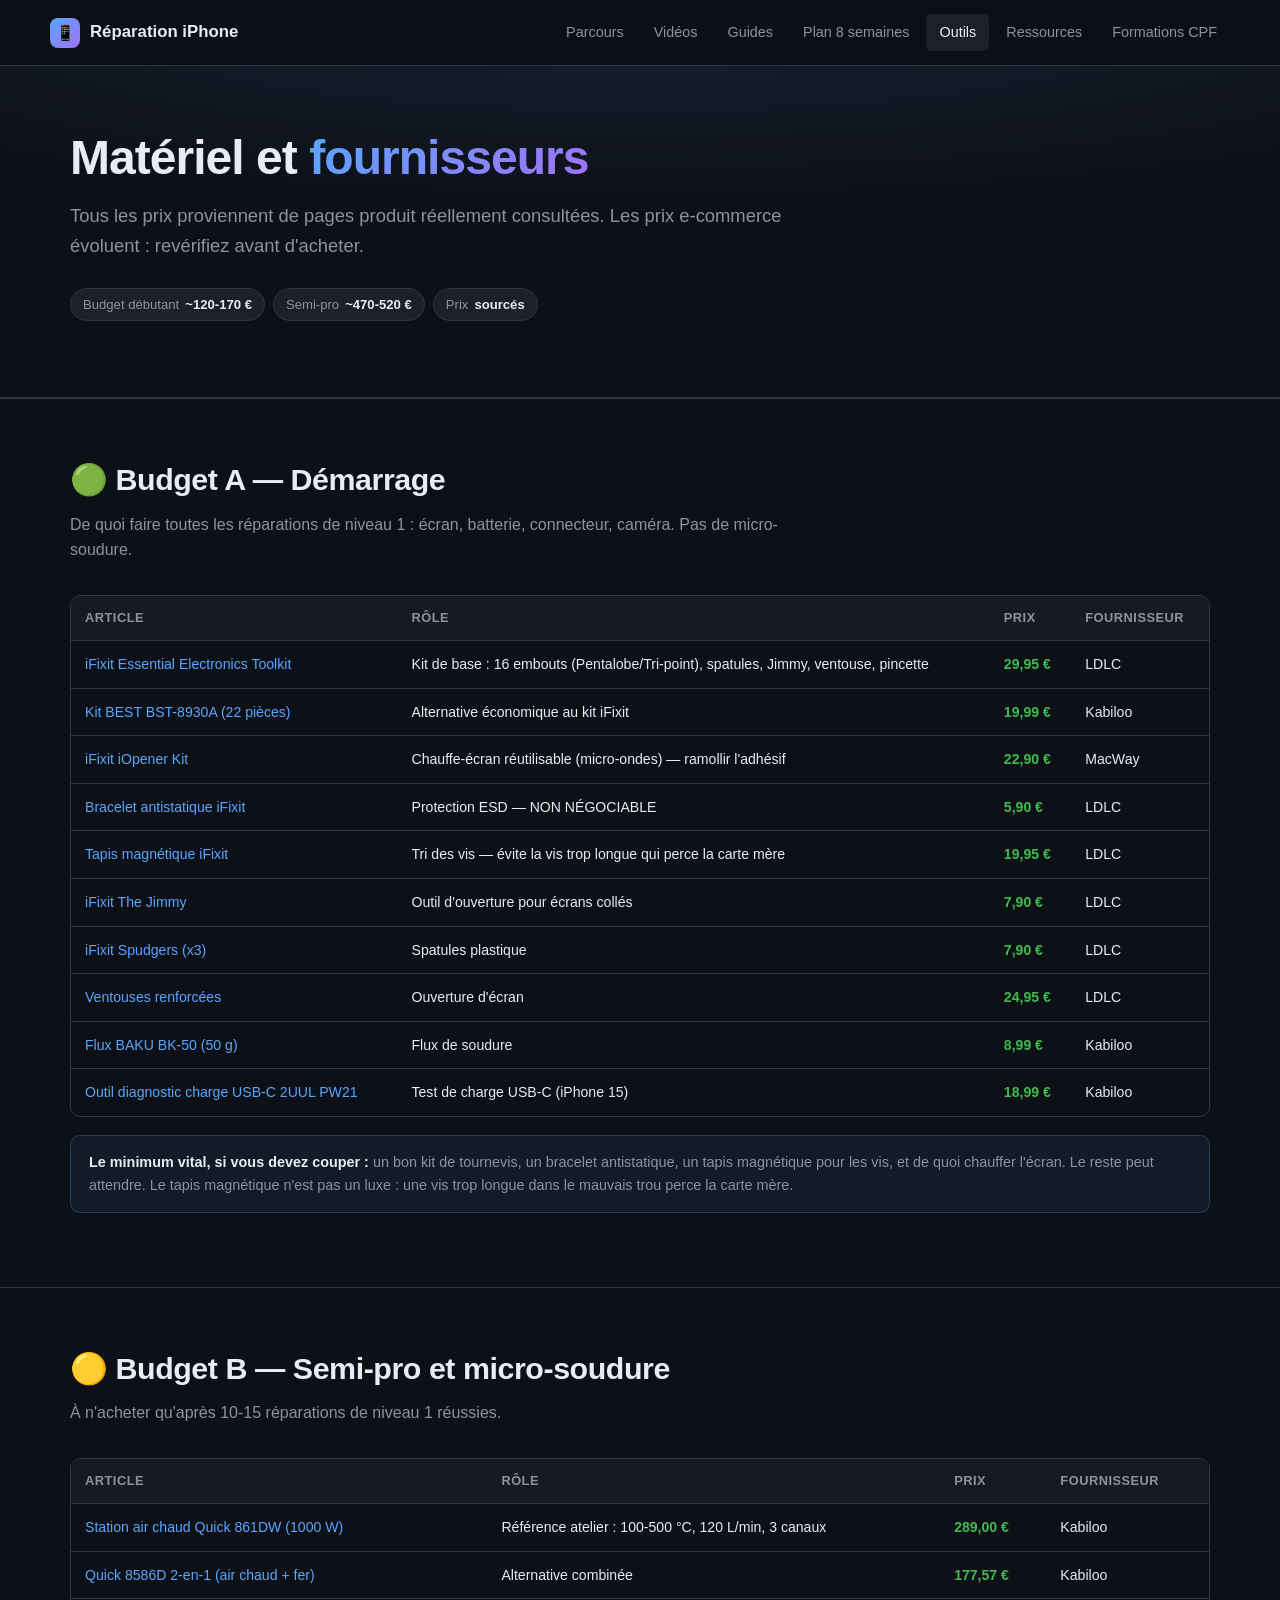
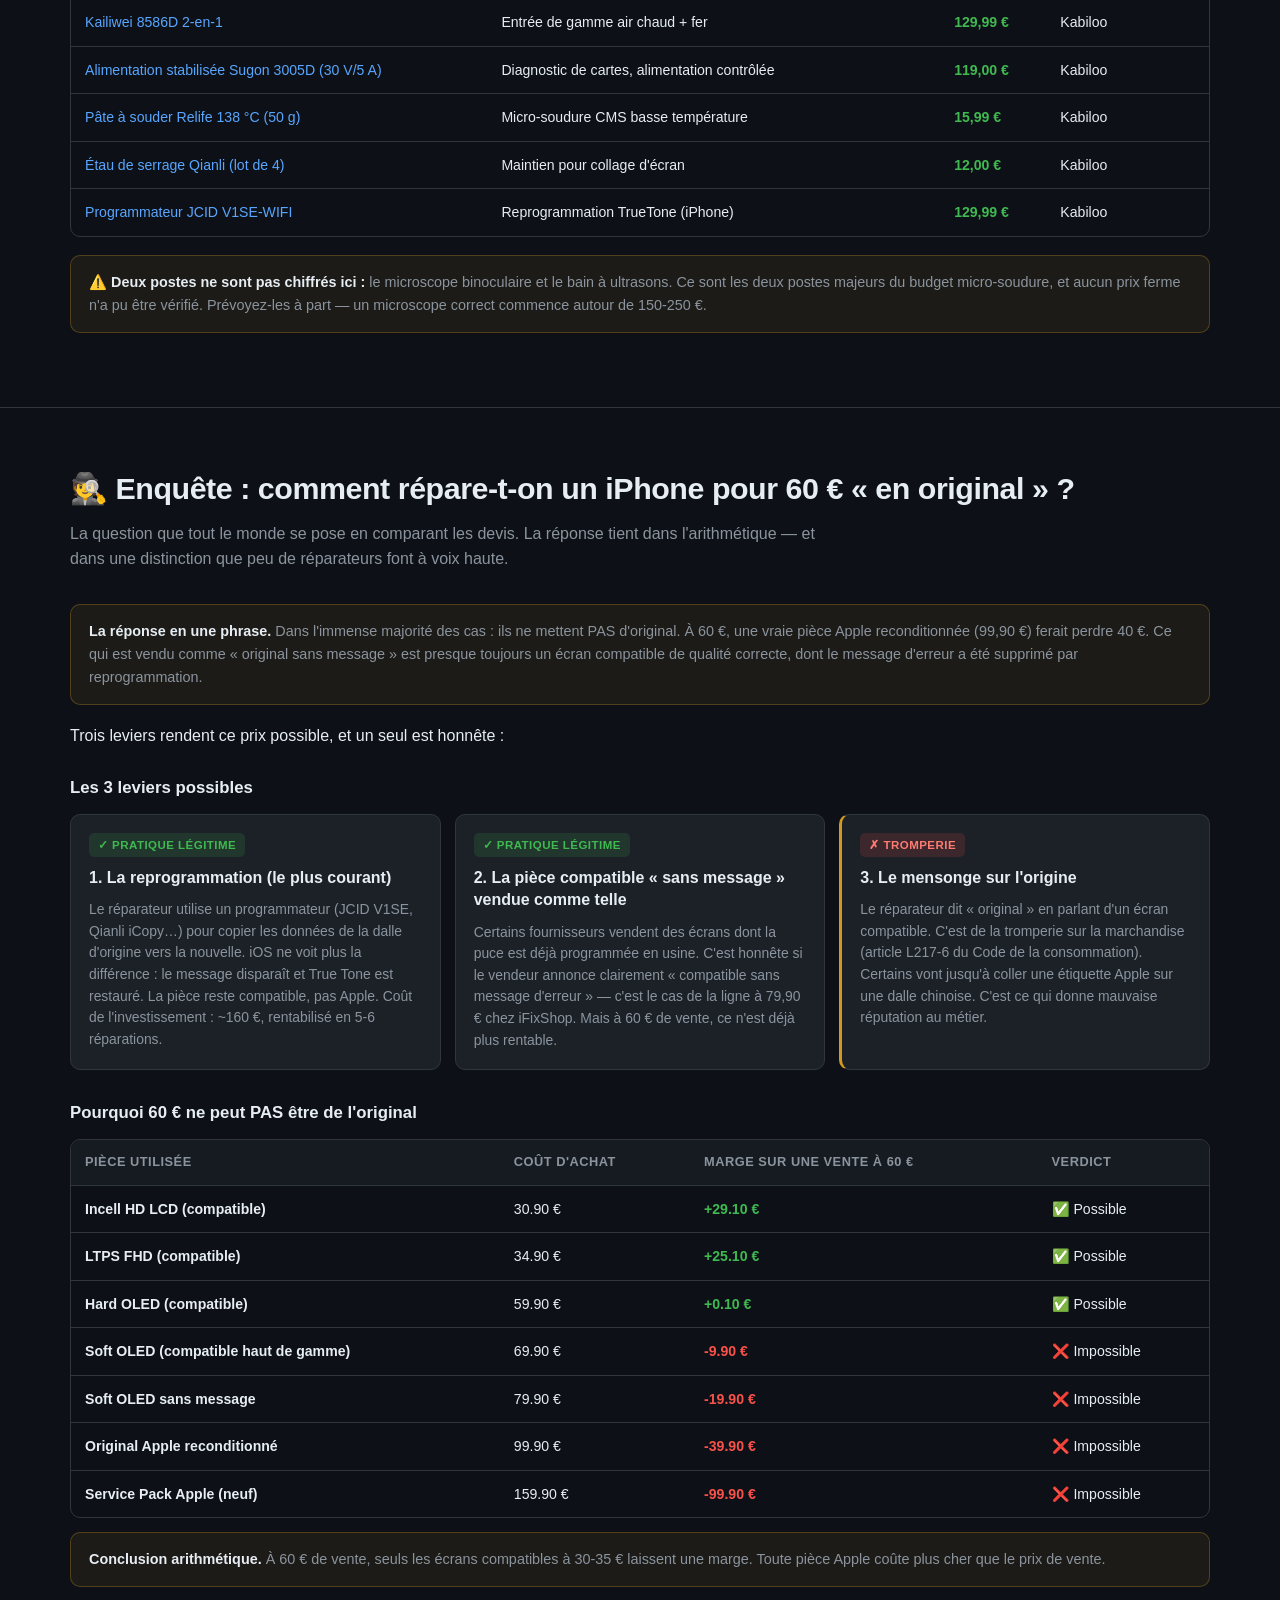
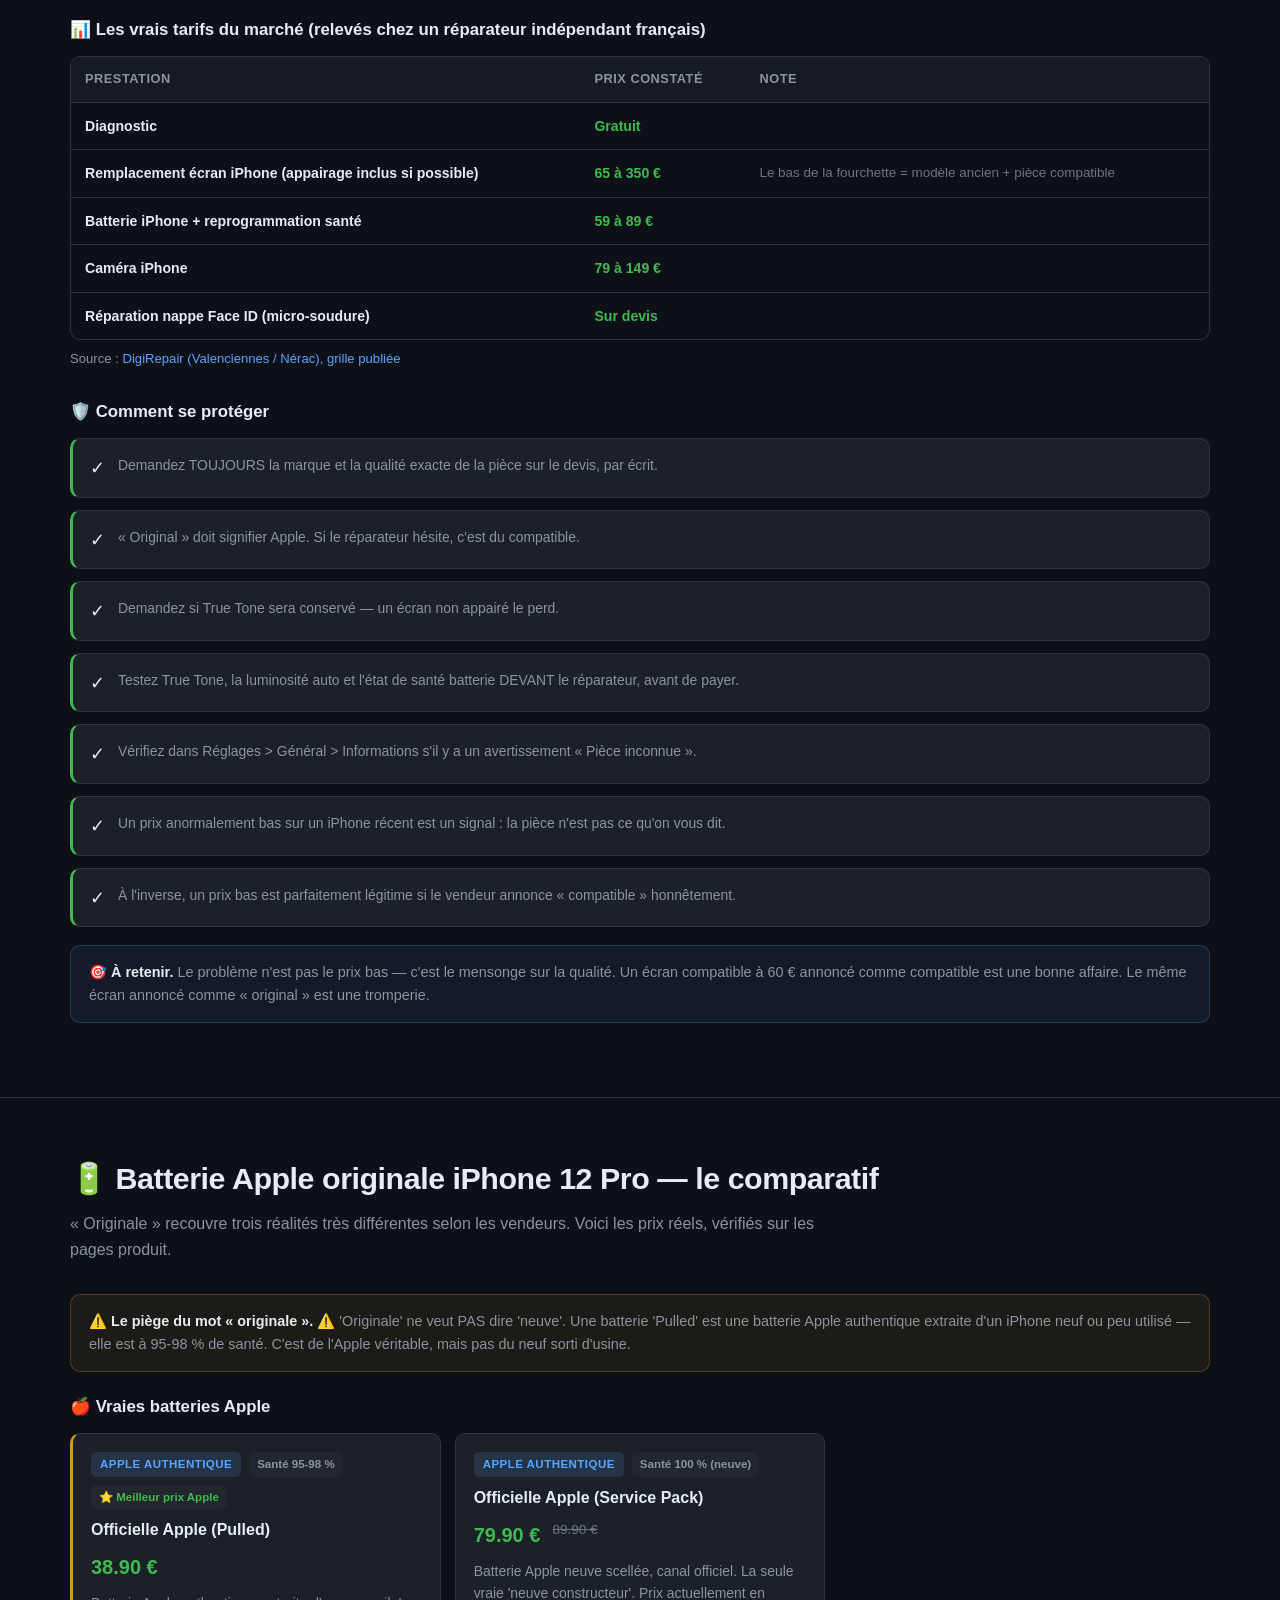
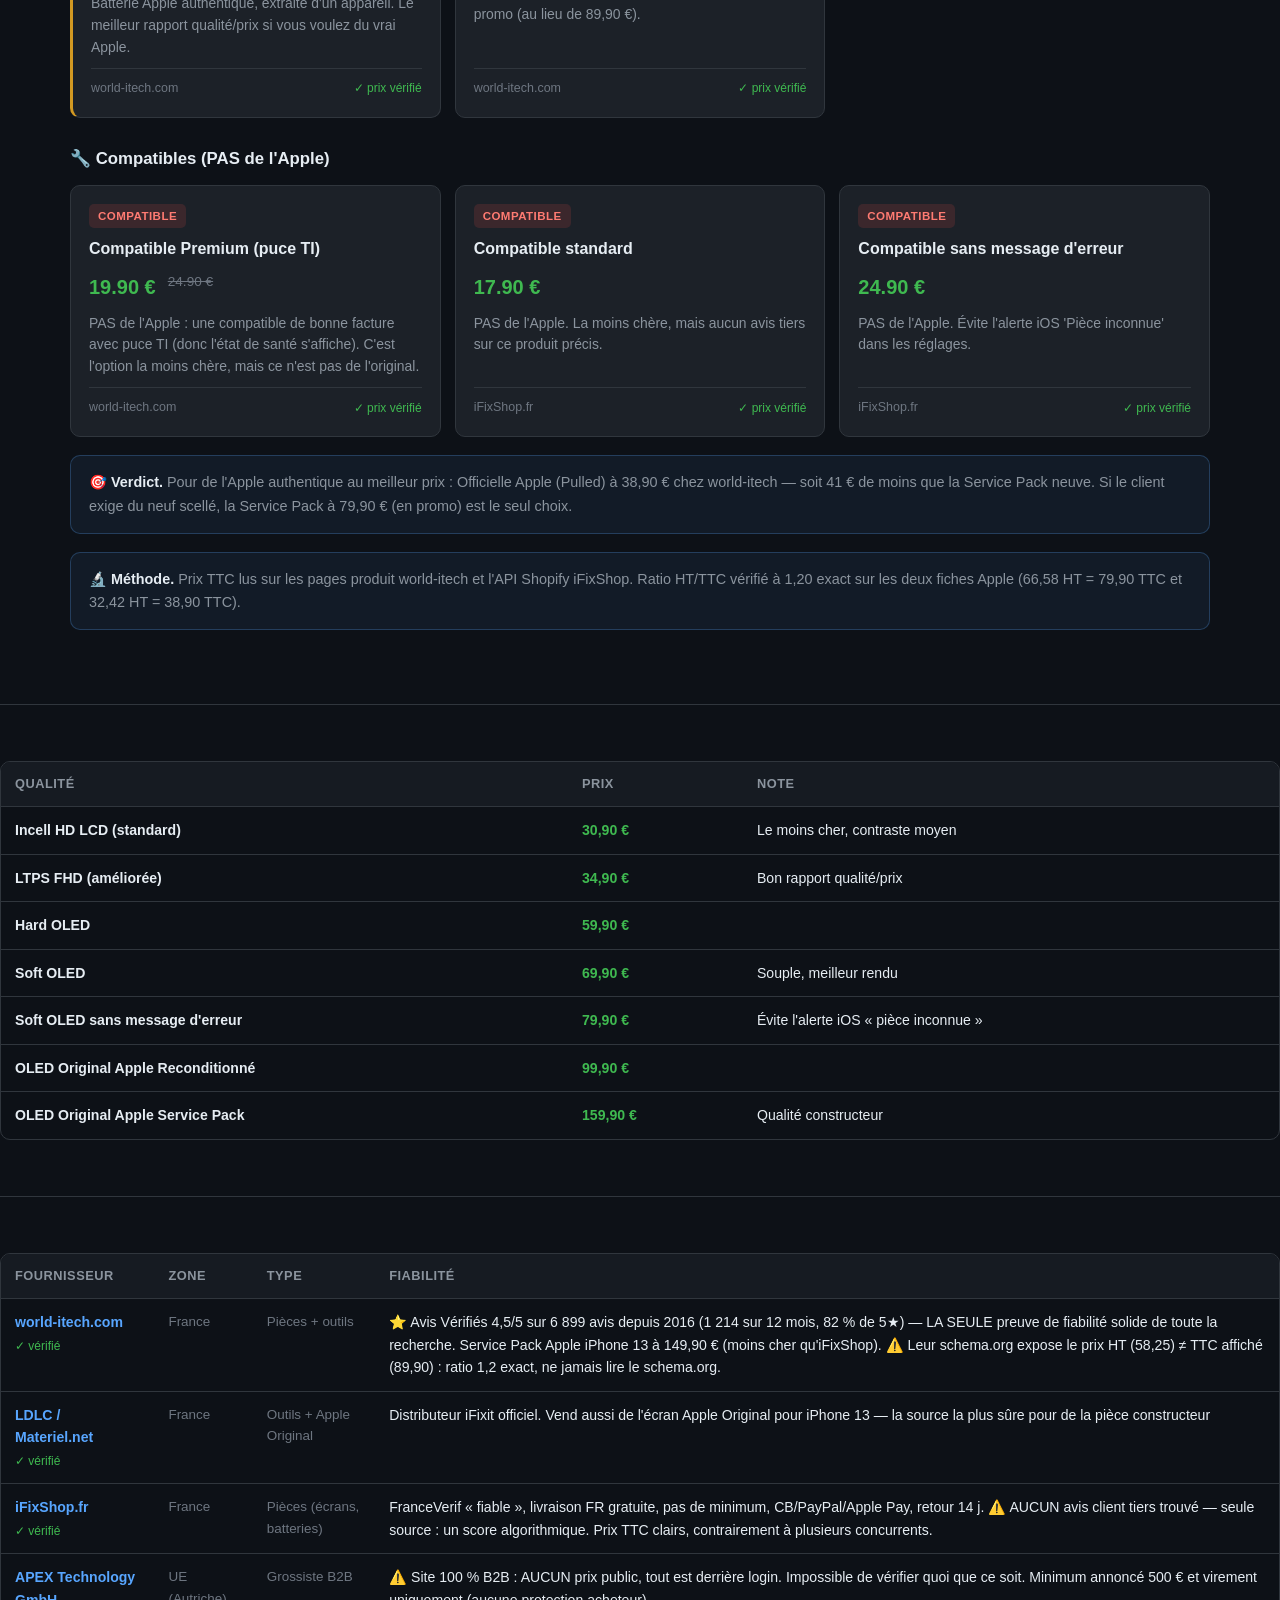
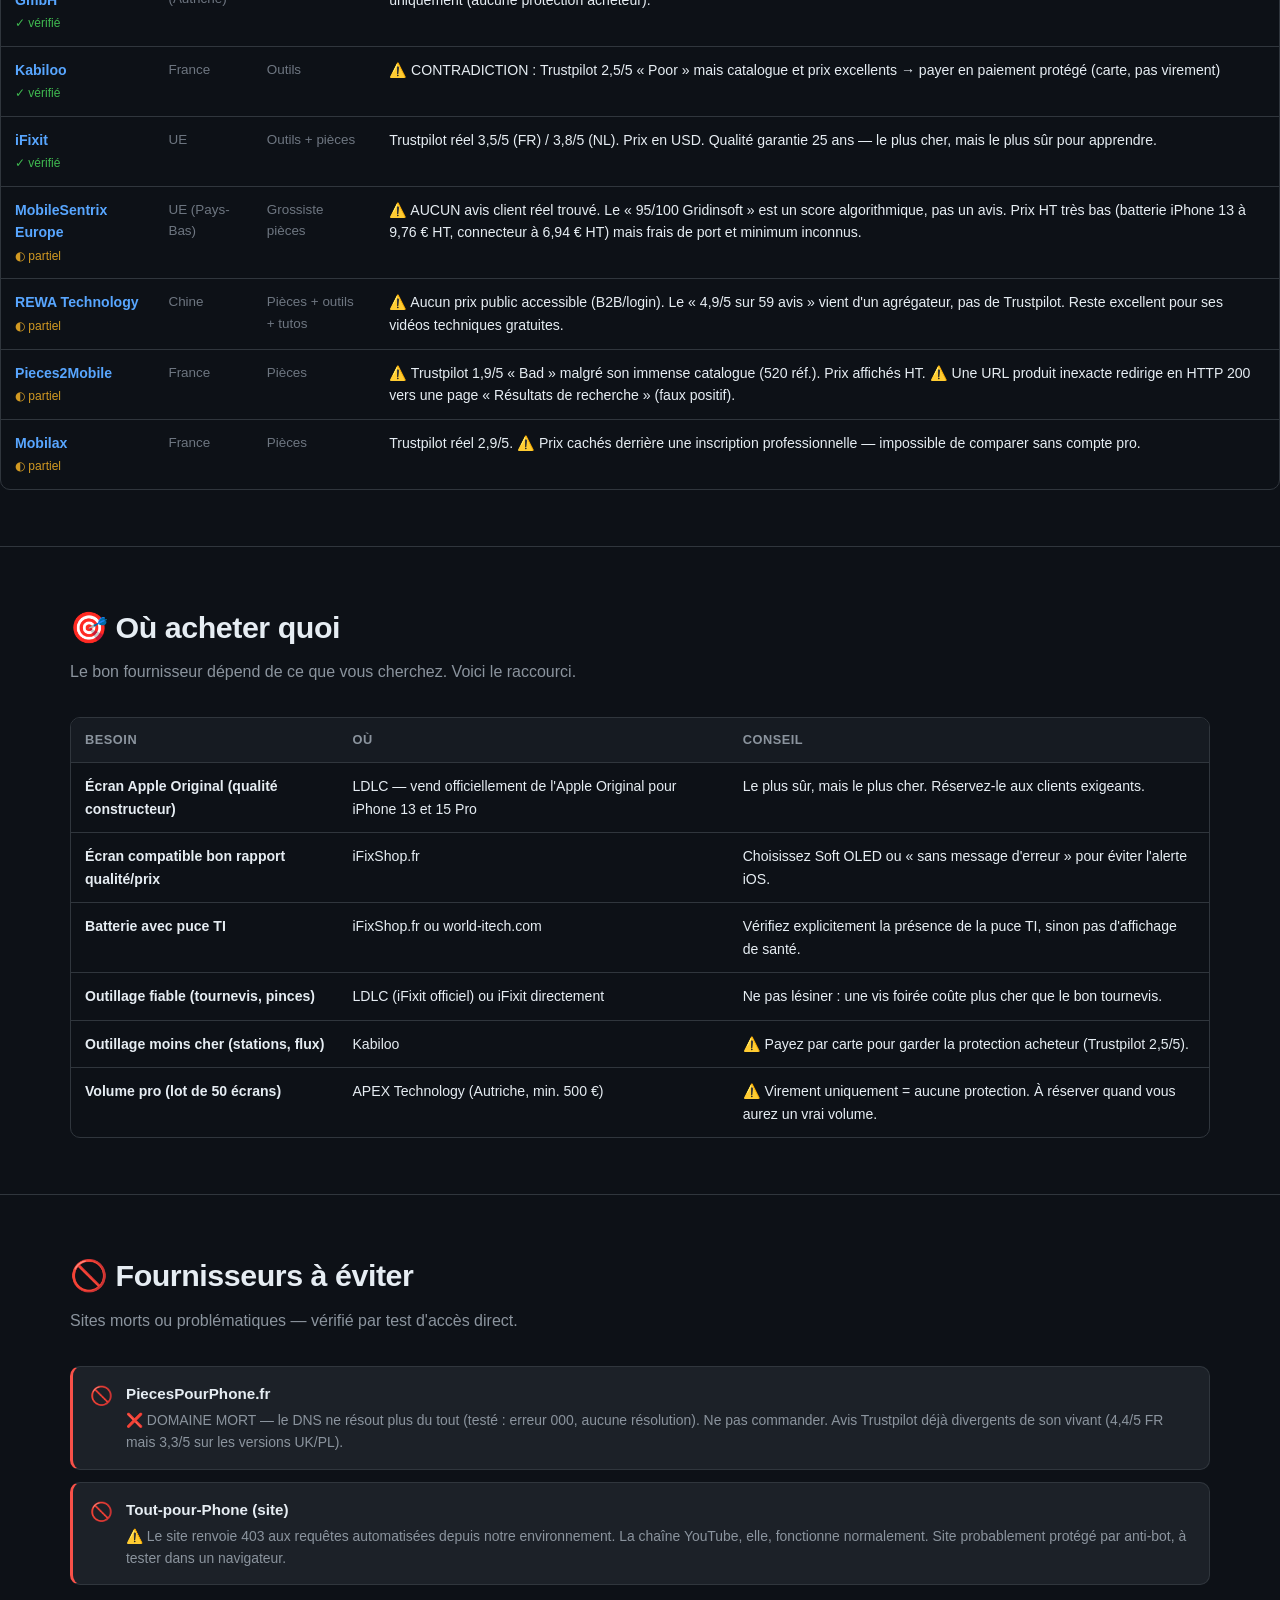
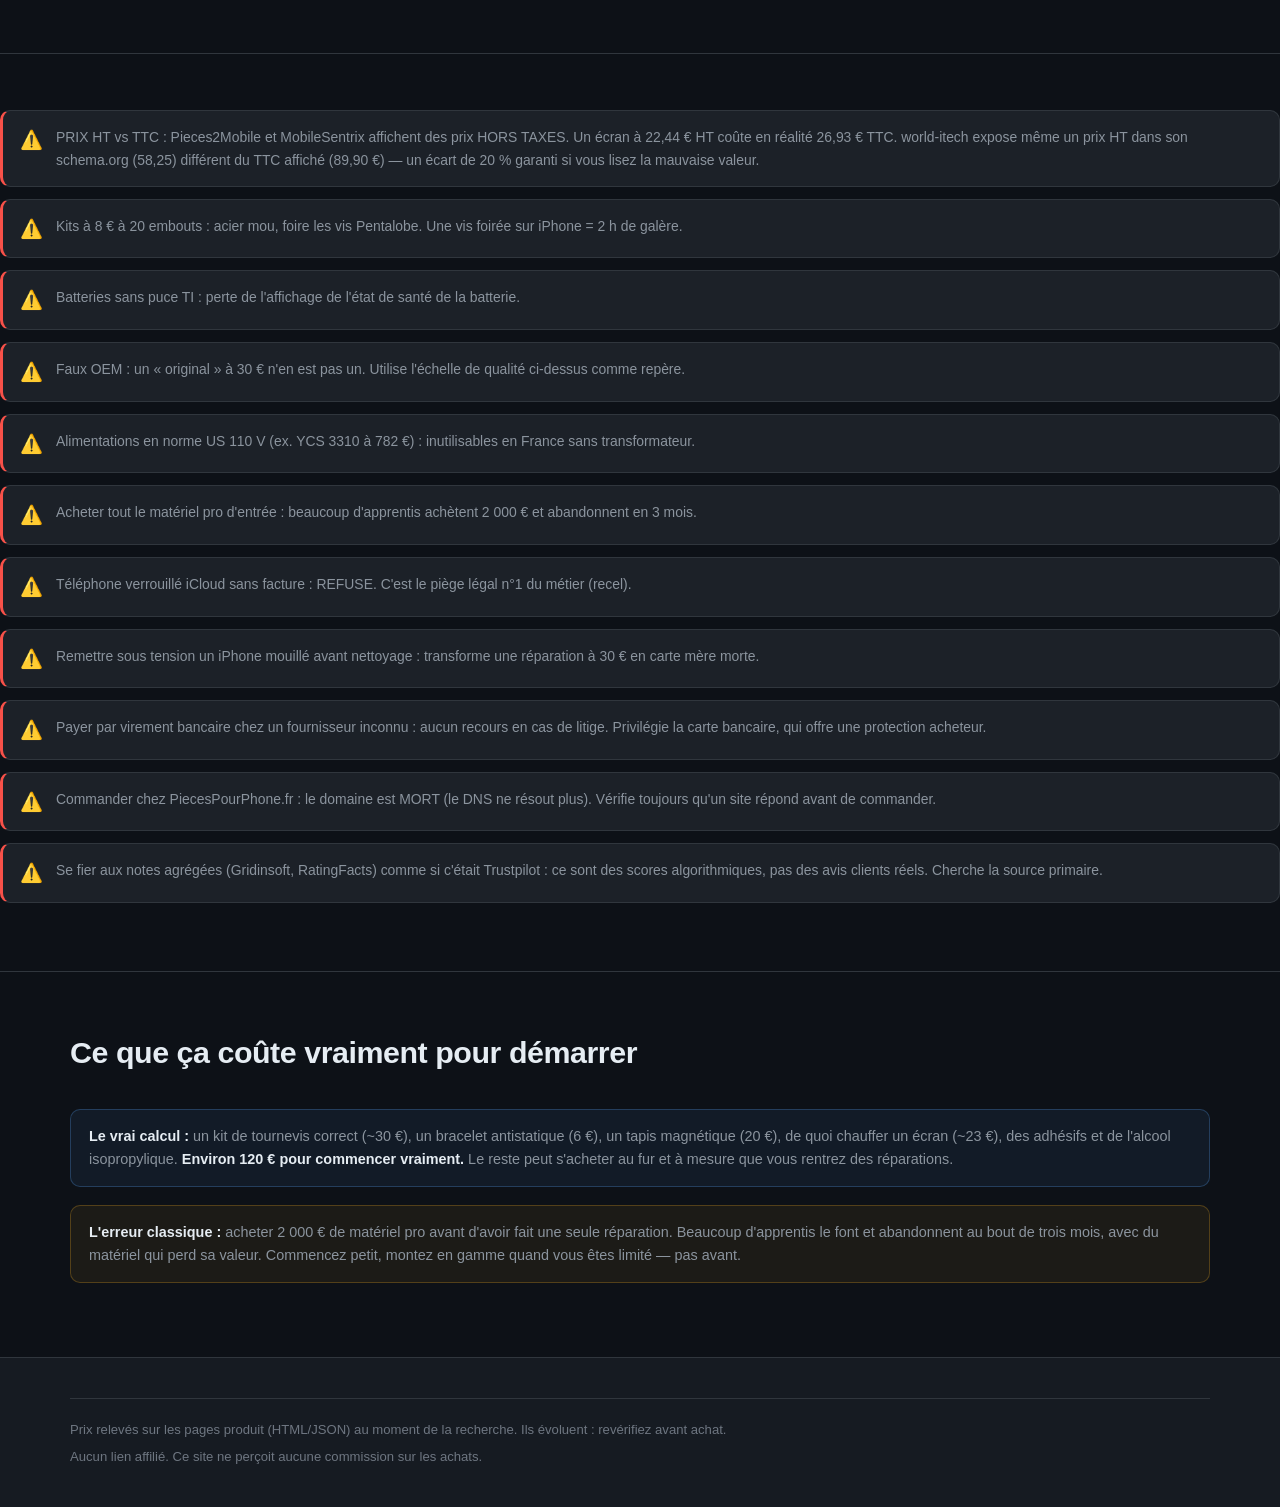
<file: outils.html>
<!DOCTYPE html>
<html lang="fr">
<head>
<meta charset="UTF-8">
<meta name="viewport" content="width=device-width, initial-scale=1">
<title>Matériel et fournisseurs — Réparation iPhone</title>
<meta name="description" content="Kit débutant pour réparer un iPhone : outils, prix vérifiés, fournisseurs FR/UE fiables et pièges à éviter à l'achat.">
<link rel="stylesheet" href="css/style.css">
</head>
<body>

<header>
  <div class="wrap nav">
    <a href="index.html" class="logo"><span class="mark">📱</span><span class="txt">Réparation iPhone</span></a>
    <nav class="nav-links">
      <a href="index.html">Parcours</a>
      <a href="videos.html">Vidéos</a>
      <a href="guides.html">Guides</a>
      <a href="plan.html">Plan 8 semaines</a>
      <a href="outils.html" class="active">Outils</a>
      <a href="ressources.html">Ressources</a>
      <a href="formations.html">Formations CPF</a>
    </nav>
  </div>
</header>

<div class="wrap">
  <div id="erreur-donnees" class="note-box warn hidden" style="margin-top:20px">
    <strong>⚠️ Impossible de charger les données.</strong> Lancez un serveur local : <code>python3 -m http.server 8000</code>.
  </div>
</div>

<section class="hero">
  <div class="wrap">
    <h1>Matériel et <span class="grad">fournisseurs</span></h1>
    <p class="lead">
      Tous les prix proviennent de pages produit réellement consultées. Les prix e-commerce
      évoluent : revérifiez avant d'acheter.
    </p>
    <div class="badges">
      <span class="badge">Budget débutant <strong>~120-170 €</strong></span>
      <span class="badge">Semi-pro <strong>~470-520 €</strong></span>
      <span class="badge">Prix <strong>sourcés</strong></span>
    </div>
  </div>
</section>

<section>
  <div class="wrap">
    <div class="sec-head">
      <h2>🟢 Budget A — Démarrage</h2>
      <p>De quoi faire toutes les réparations de niveau 1 : écran, batterie, connecteur, caméra. Pas de micro-soudure.</p>
    </div>
    <div id="budget-a"></div>
    <div class="note-box">
      <strong>Le minimum vital, si vous devez couper :</strong> un bon kit de tournevis, un bracelet
      antistatique, un tapis magnétique pour les vis, et de quoi chauffer l'écran. Le reste peut attendre.
      Le tapis magnétique n'est pas un luxe : une vis trop longue dans le mauvais trou perce la carte mère.
    </div>
  </div>
</section>

<section>
  <div class="wrap">
    <div class="sec-head">
      <h2>🟡 Budget B — Semi-pro et micro-soudure</h2>
      <p>À n'acheter qu'après 10-15 réparations de niveau 1 réussies.</p>
    </div>
    <div id="budget-b"></div>
    <div class="note-box warn">
      <strong>⚠️ Deux postes ne sont pas chiffrés ici :</strong> le microscope binoculaire et le bain
      à ultrasons. Ce sont les deux postes majeurs du budget micro-soudure, et aucun prix ferme n'a pu
      être vérifié. Prévoyez-les à part — un microscope correct commence autour de 150-250 €.
    </div>
  </div>
</section>

<section id="enquete-60">
  <div class="wrap">
    <div class="sec-head">
      <h2>🕵️ Enquête : comment répare-t-on un iPhone pour 60 € « en original » ?</h2>
      <p>
        La question que tout le monde se pose en comparant les devis. La réponse tient dans
        l'arithmétique — et dans une distinction que peu de réparateurs font à voix haute.
      </p>
    </div>
    <div id="enquete-60-conteneur"></div>
  </div>
</section>

<section id="batterie-12-pro">
  <div class="wrap">
    <div class="sec-head">
      <h2>🔋 Batterie Apple originale iPhone 12 Pro — le comparatif</h2>
      <p>
        « Originale » recouvre trois réalités très différentes selon les vendeurs.
        Voici les prix réels, vérifiés sur les pages produit.
      </p>
    </div>
    <div id="batterie-12-pro-conteneur"></div>
  </div>
</section>

<section id="pieces">
  <div class="wrap">
    <div class="sec-head">
      <h2>📱 Catalogue de prix — écrans, batteries, connecteurs</h2>
      <p>
        Prix réels extraits de l'API officielle de la boutique iFixShop.fr, modèle par modèle.
        C'est la référence pour savoir ce que vous coûte une réparation en pièces.
      </p>
    </div>

    <h3 style="margin:28px 0 12px;font-size:1.1rem">Écrans — toutes les qualités</h3>
    <div id="catalogue-ecrans"></div>

    <h3 style="margin:32px 0 12px;font-size:1.1rem">Batteries</h3>
    <div id="catalogue-batteries"></div>

    <h3 style="margin:32px 0 12px;font-size:1.1rem">Connecteurs de charge</h3>
    <div id="catalogue-connecteurs"></div>

    <h3 style="margin:32px 0 12px;font-size:1.1rem">Consommables et pièces diverses</h3>
    <div id="catalogue-consommables"></div>

    <h3 style="margin:32px 0 12px;font-size:1.1rem">Pièce Apple Original : qui est le moins cher ?</h3>
    <div id="comparaison-apple"></div>

    <h3 style="margin:32px 0 12px;font-size:1.1rem">Comparer les fournisseurs — iPhone 13</h3>
    <p class="muted" style="font-size:.88rem;margin-bottom:12px">
      ⚠️ Les colonnes marquées « HT » sont des prix <strong>hors taxes</strong> : ajoutez 20 % pour comparer honnêtement.
    </p>
    <div id="comparaison-multi-13"></div>

    <h3 style="margin:32px 0 12px;font-size:1.1rem">Comparer les fournisseurs — iPhone 11</h3>
    <div id="comparaison-multi-11"></div>

    <div class="note-box">
      <strong>💡 Comment lire ces prix.</strong> Une réparation facturée 120 € à un client avec un
      écran Soft OLED à 70 € vous laisse 50 € de marge brute — sans compter le temps, les adhésifs
      et les aléas. C'est pour ça que le choix de la qualité de pièce est <em>la</em> décision
      commerciale la plus importante d'un réparateur.
    </div>
    <div class="note-box warn">
      <strong>⚠️ La règle des 3 qualités.</strong> Incell/LCD = le client veut du pas cher, contraste
      moyen. Soft OLED = qualité proche de l'original. Service Pack Apple = qualité constructeur au
      prix constructeur. Annoncez toujours la qualité au client <em>avant</em> de commander.
    </div>

    <div class="note-box warn">
      <strong>🚨 Le piège des prix HT.</strong> Pieces2Mobile et MobileSentrix affichent des prix
      <strong>hors taxes</strong>. Un écran à 22,44 € HT coûte en réalité <strong>26,93 € TTC</strong>.
      Pire : world-itech expose un prix HT dans son code (schema.org) différent du prix TTC affiché —
      58,25 contre 89,90 € sur le même produit. Lisez toujours le prix <em>affiché</em>, jamais une
      valeur technique extraite de la page.
    </div>
  </div>
</section>

<section id="fournisseurs">
  <div class="wrap">
    <div class="sec-head">
      <h2>🏪 Fournisseurs — fiabilité</h2>
      <p>Vérifié à partir d'avis publics et de tests d'accès réels. Les notes agrégées sont signalées comme telles.</p>
    </div>

    <div class="note-box warn">
      <strong>🔍 Ce qu'il faut savoir sur les avis.</strong> Sur sept fournisseurs étudiés,
      <strong>un seul a de vrais avis clients vérifiables</strong> : world-itech (4,5/5 sur 6 899 avis
      depuis 2016). Pour les autres, les « notes » affichées viennent souvent de scores algorithmiques
      (Gridinsoft, Scamadviser, FranceVerif) qui ne sont <em>pas</em> des avis d'acheteurs. Et iFixShop,
      que je recommande pour débuter à cause de ses prix TTC clairs, <strong>n'a aucun avis client tiers
      trouvé</strong> — c'est une recommandation sur les prix et les conditions de vente, pas sur la
      qualité de service.
    </div>

    <div id="fournisseurs"></div>
  </div>
</section>

<section id="ou-acheter">
  <div class="wrap">
    <div class="sec-head">
      <h2>🎯 Où acheter quoi</h2>
      <p>Le bon fournisseur dépend de ce que vous cherchez. Voici le raccourci.</p>
    </div>
    <div id="ou-acheter-conteneur"></div>
  </div>
</section>

<section id="morts">
  <div class="wrap">
    <div class="sec-head">
      <h2>🚫 Fournisseurs à éviter</h2>
      <p>Sites morts ou problématiques — vérifié par test d'accès direct.</p>
    </div>
    <div id="fournisseurs-morts"></div>
  </div>
</section>

<section id="pieges">
  <div class="wrap">
    <div class="sec-head">
      <h2>⚠️ Pièges à éviter à l'achat</h2>
      <p>Les erreurs qui coûtent le plus cher aux débutants.</p>
    </div>
    <div id="pieges"></div>
  </div>
</section>

<section>
  <div class="wrap">
    <div class="sec-head">
      <h2>Ce que ça coûte vraiment pour démarrer</h2>
    </div>
    <div class="note-box">
      <strong>Le vrai calcul :</strong> un kit de tournevis correct (~30 €), un bracelet antistatique (6 €),
      un tapis magnétique (20 €), de quoi chauffer un écran (~23 €), des adhésifs et de l'alcool isopropylique.
      <strong>Environ 120 € pour commencer vraiment.</strong> Le reste peut s'acheter au fur et à mesure
      que vous rentrez des réparations.
    </div>
    <div class="note-box warn">
      <strong>L'erreur classique :</strong> acheter 2 000 € de matériel pro avant d'avoir fait une seule
      réparation. Beaucoup d'apprentis le font et abandonnent au bout de trois mois, avec du matériel
      qui perd sa valeur. Commencez petit, montez en gamme quand vous êtes limité — pas avant.
    </div>
  </div>
</section>

<footer>
  <div class="wrap">
    <div class="foot-bottom">
      <p>Prix relevés sur les pages produit (HTML/JSON) au moment de la recherche. Ils évoluent : revérifiez avant achat.</p>
      <p>Aucun lien affilié. Ce site ne perçoit aucune commission sur les achats.</p>
    </div>
  </div>
</footer>

<script src="js/app.js"></script>
</body>
</html>
</file>
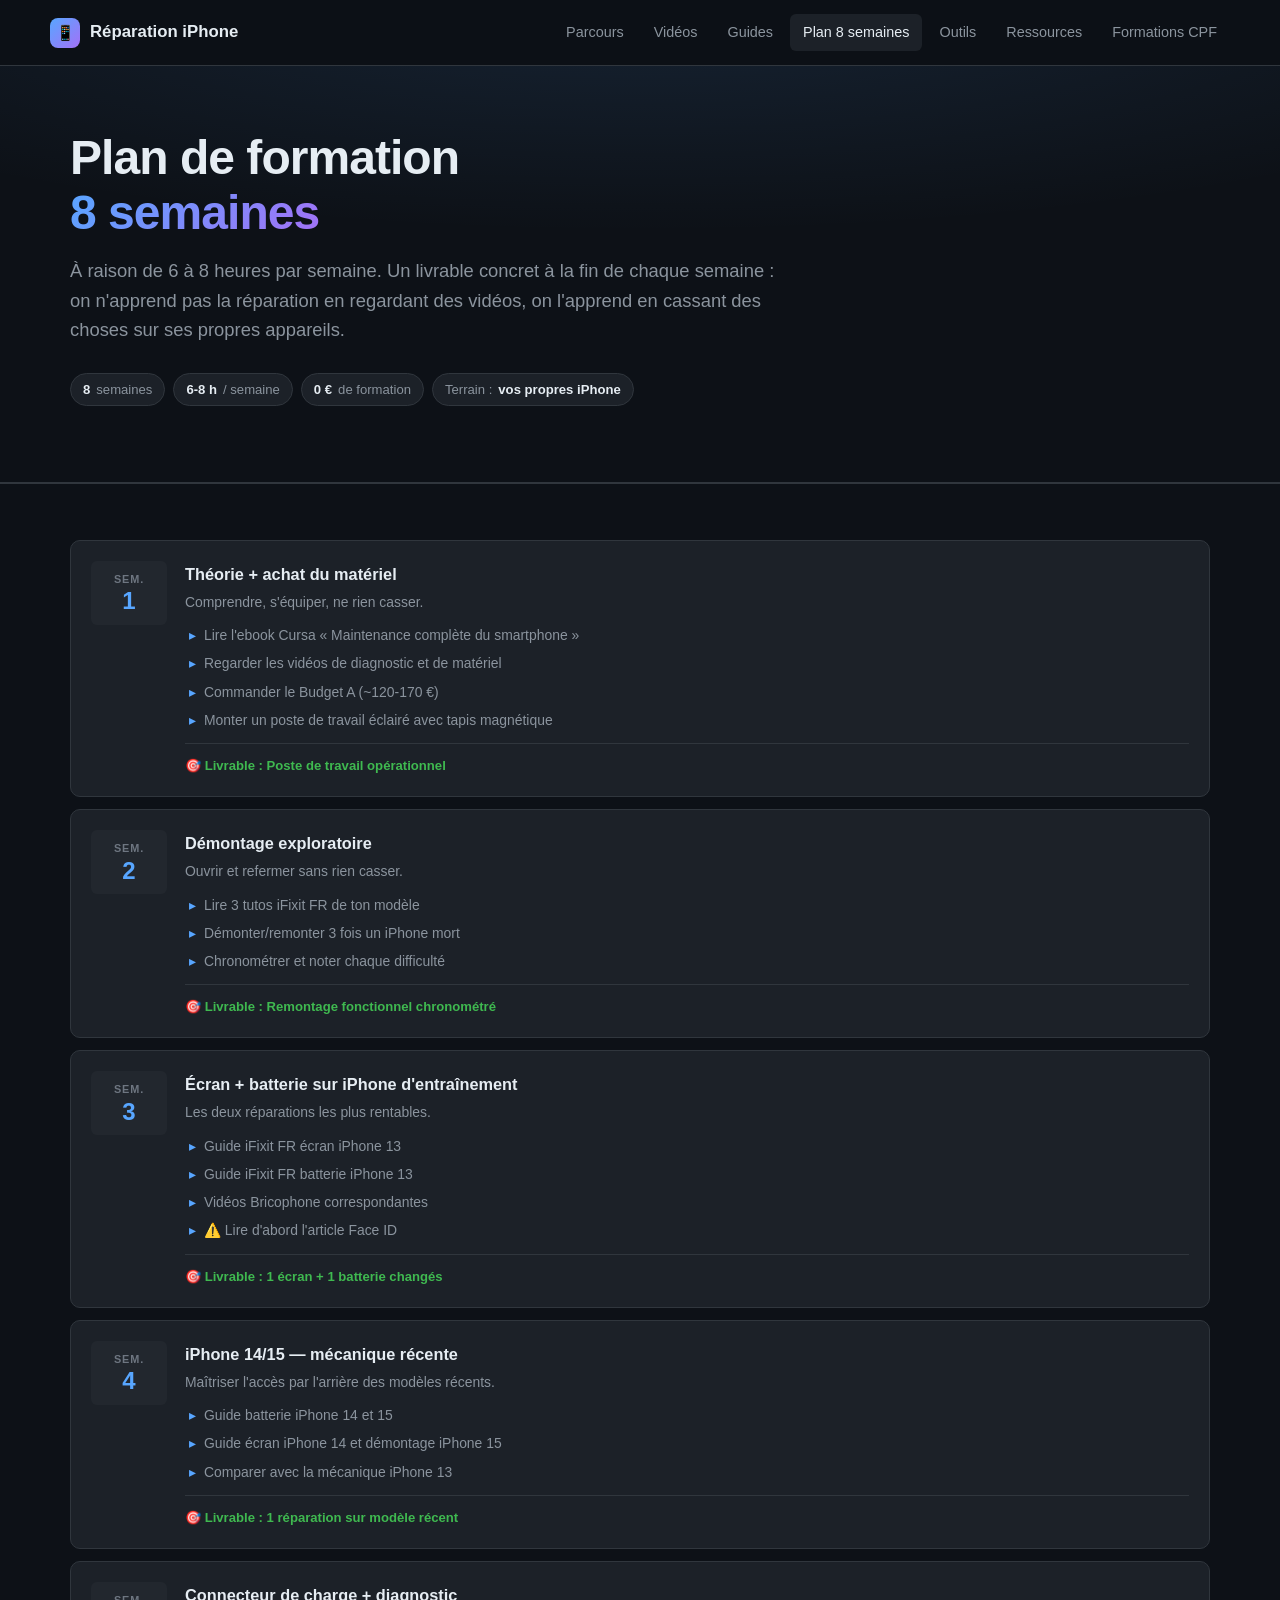
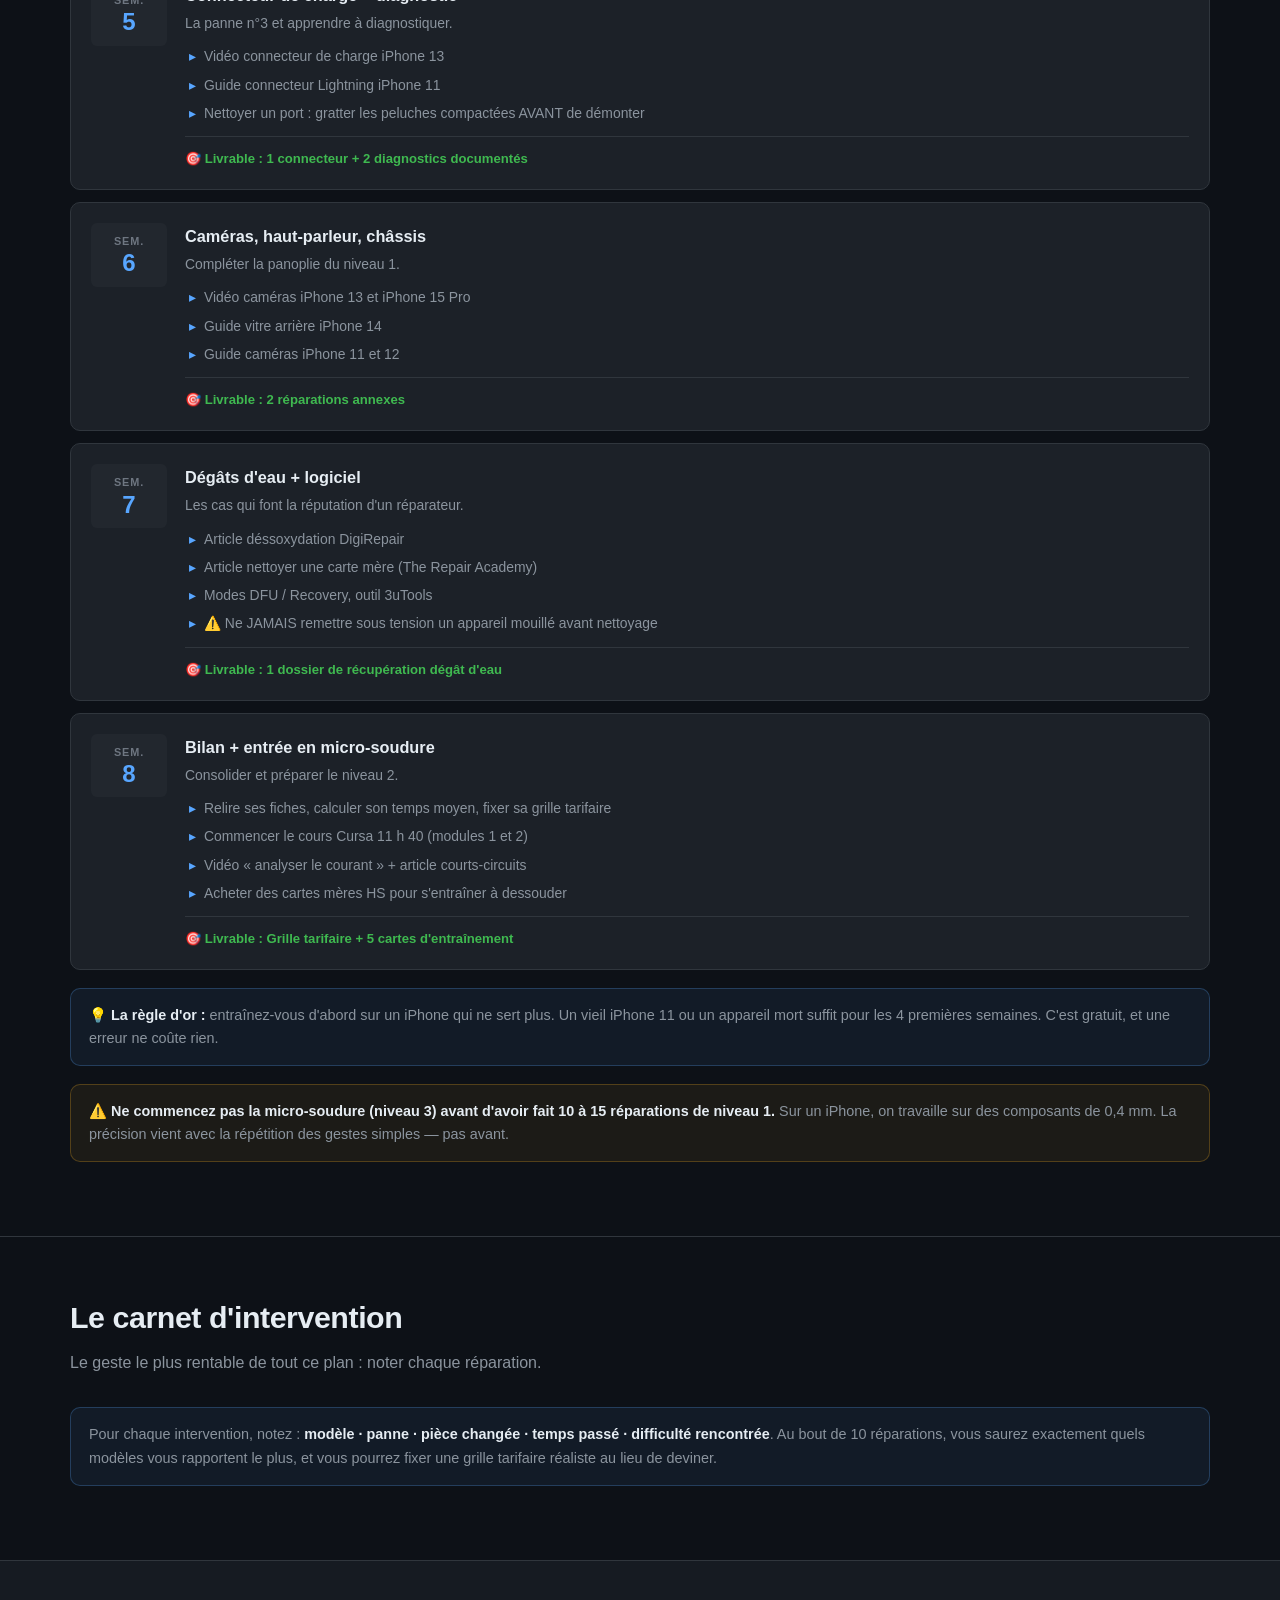
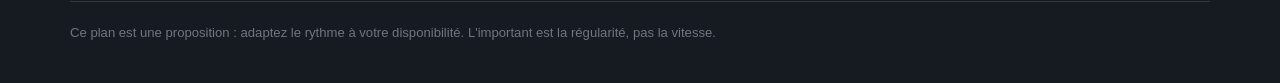
<file: plan.html>
<!DOCTYPE html>
<html lang="fr">
<head>
<meta charset="UTF-8">
<meta name="viewport" content="width=device-width, initial-scale=1">
<title>Plan de formation 8 semaines — Réparation iPhone</title>
<meta name="description" content="Plan de formation condensé sur 8 semaines pour apprendre à réparer un iPhone, avec un livrable concret chaque semaine.">
<link rel="stylesheet" href="css/style.css">
</head>
<body>

<header>
  <div class="wrap nav">
    <a href="index.html" class="logo"><span class="mark">📱</span><span class="txt">Réparation iPhone</span></a>
    <nav class="nav-links">
      <a href="index.html">Parcours</a>
      <a href="videos.html">Vidéos</a>
      <a href="guides.html">Guides</a>
      <a href="plan.html" class="active">Plan 8 semaines</a>
      <a href="outils.html">Outils</a>
      <a href="ressources.html">Ressources</a>
      <a href="formations.html">Formations CPF</a>
    </nav>
  </div>
</header>

<div class="wrap">
  <div id="erreur-donnees" class="note-box warn hidden" style="margin-top:20px">
    <strong>⚠️ Impossible de charger les données.</strong> Lancez un serveur local : <code>python3 -m http.server 8000</code>.
  </div>
</div>

<section class="hero">
  <div class="wrap">
    <h1>Plan de formation<br><span class="grad">8 semaines</span></h1>
    <p class="lead">
      À raison de 6 à 8 heures par semaine. Un livrable concret à la fin de chaque semaine :
      on n'apprend pas la réparation en regardant des vidéos, on l'apprend en cassant des choses
      sur ses propres appareils.
    </p>
    <div class="badges">
      <span class="badge"><strong>8</strong> semaines</span>
      <span class="badge"><strong>6-8 h</strong> / semaine</span>
      <span class="badge"><strong>0 €</strong> de formation</span>
      <span class="badge">Terrain : <strong>vos propres iPhone</strong></span>
    </div>
  </div>
</section>

<section>
  <div class="wrap">
    <div id="plan-conteneur"></div>

    <div class="note-box">
      <strong>💡 La règle d'or :</strong> entraînez-vous d'abord sur un iPhone qui ne sert plus.
      Un vieil iPhone 11 ou un appareil mort suffit pour les 4 premières semaines. C'est gratuit,
      et une erreur ne coûte rien.
    </div>

    <div class="note-box warn">
      <strong>⚠️ Ne commencez pas la micro-soudure (niveau 3) avant d'avoir fait 10 à 15 réparations
      de niveau 1.</strong> Sur un iPhone, on travaille sur des composants de 0,4 mm. La précision
      vient avec la répétition des gestes simples — pas avant.
    </div>
  </div>
</section>

<section>
  <div class="wrap">
    <div class="sec-head">
      <h2>Le carnet d'intervention</h2>
      <p>Le geste le plus rentable de tout ce plan : noter chaque réparation.</p>
    </div>
    <div class="note-box">
      Pour chaque intervention, notez : <strong>modèle · panne · pièce changée · temps passé · difficulté rencontrée</strong>.
      Au bout de 10 réparations, vous saurez exactement quels modèles vous rapportent le plus,
      et vous pourrez fixer une grille tarifaire réaliste au lieu de deviner.
    </div>
  </div>
</section>

<footer>
  <div class="wrap">
    <div class="foot-bottom">
      <p>Ce plan est une proposition : adaptez le rythme à votre disponibilité. L'important est la régularité, pas la vitesse.</p>
    </div>
  </div>
</footer>

<script src="js/app.js"></script>
</body>
</html>
</file>
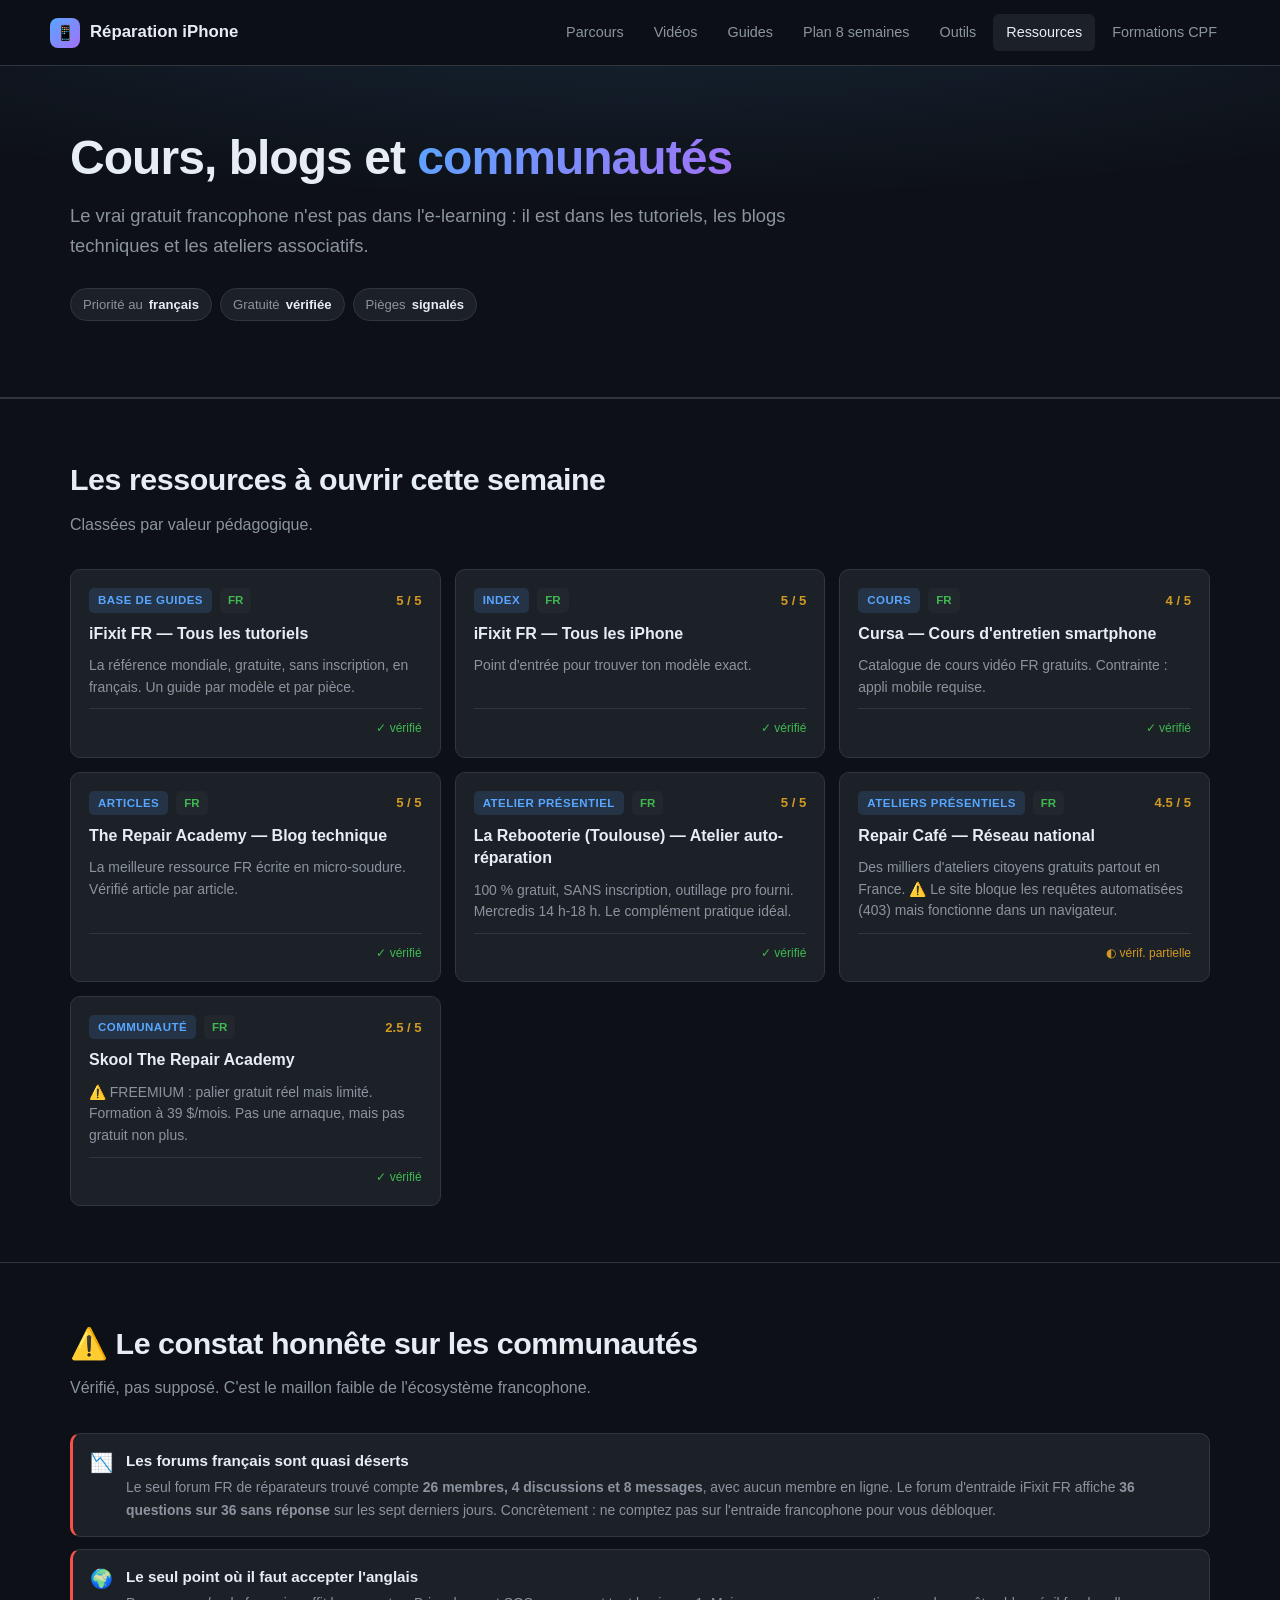
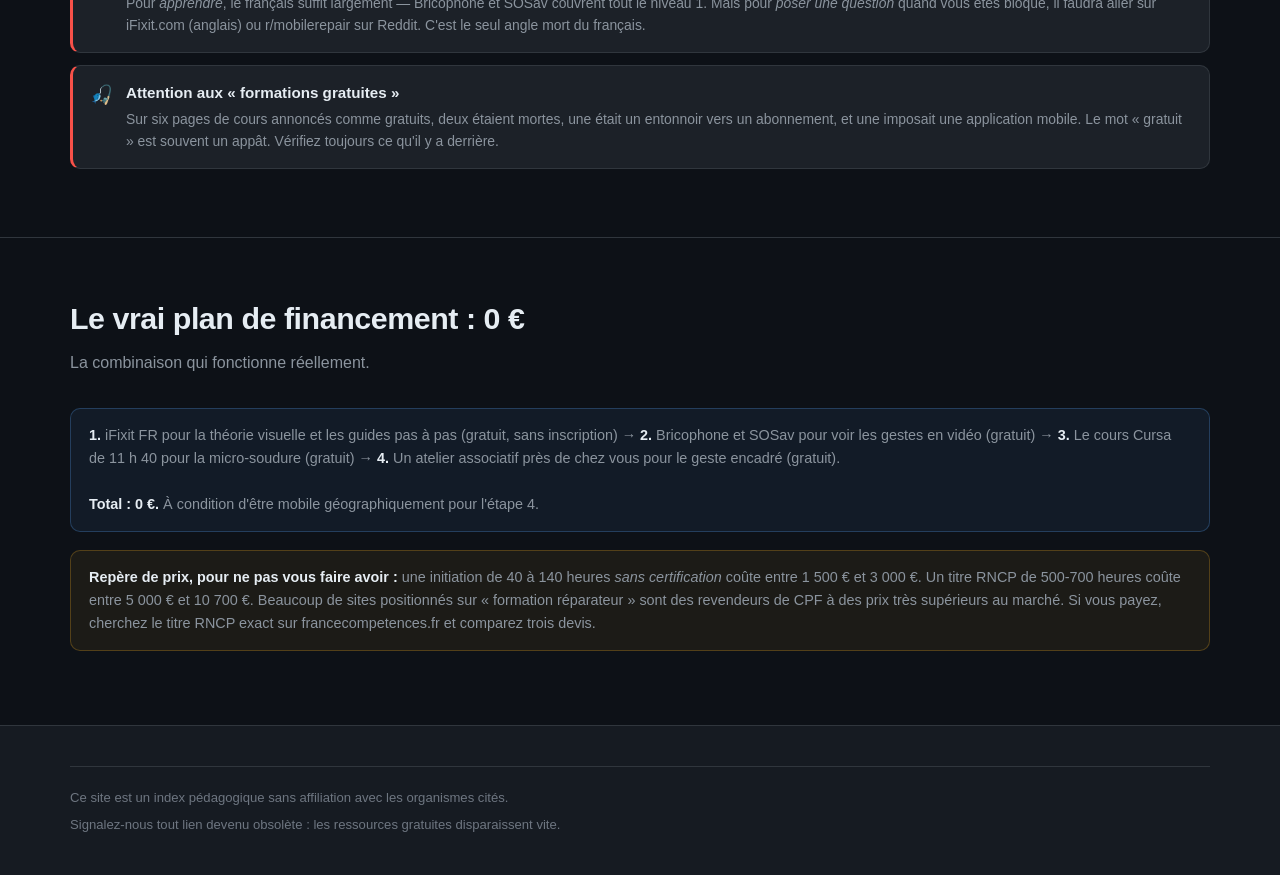
<file: ressources.html>
<!DOCTYPE html>
<html lang="fr">
<head>
<meta charset="UTF-8">
<meta name="viewport" content="width=device-width, initial-scale=1">
<title>Ressources, cours et communautés — Réparation iPhone</title>
<meta name="description" content="Cours gratuits, blogs techniques, ateliers et communautés francophones pour apprendre la réparation iPhone. Avec les pièges à éviter.">
<link rel="stylesheet" href="css/style.css">
</head>
<body>

<header>
  <div class="wrap nav">
    <a href="index.html" class="logo"><span class="mark">📱</span><span class="txt">Réparation iPhone</span></a>
    <nav class="nav-links">
      <a href="index.html">Parcours</a>
      <a href="videos.html">Vidéos</a>
      <a href="guides.html">Guides</a>
      <a href="plan.html">Plan 8 semaines</a>
      <a href="outils.html">Outils</a>
      <a href="ressources.html" class="active">Ressources</a>
      <a href="formations.html">Formations CPF</a>
    </nav>
  </div>
</header>

<div class="wrap">
  <div id="erreur-donnees" class="note-box warn hidden" style="margin-top:20px">
    <strong>⚠️ Impossible de charger les données.</strong> Lancez un serveur local : <code>python3 -m http.server 8000</code>.
  </div>
</div>

<section class="hero">
  <div class="wrap">
    <h1>Cours, blogs et <span class="grad">communautés</span></h1>
    <p class="lead">
      Le vrai gratuit francophone n'est pas dans l'e-learning : il est dans les tutoriels,
      les blogs techniques et les ateliers associatifs.
    </p>
    <div class="badges">
      <span class="badge">Priorité au <strong>français</strong></span>
      <span class="badge">Gratuité <strong>vérifiée</strong></span>
      <span class="badge">Pièges <strong>signalés</strong></span>
    </div>
  </div>
</section>

<section>
  <div class="wrap">
    <div class="sec-head">
      <h2>Les ressources à ouvrir cette semaine</h2>
      <p>Classées par valeur pédagogique.</p>
    </div>
    <div class="grid" id="annexes-conteneur"></div>
  </div>
</section>

<section>
  <div class="wrap">
    <div class="sec-head">
      <h2>⚠️ Le constat honnête sur les communautés</h2>
      <p>Vérifié, pas supposé. C'est le maillon faible de l'écosystème francophone.</p>
    </div>
    <div class="alert">
      <span class="ico">📉</span>
      <div>
        <h4>Les forums français sont quasi déserts</h4>
        <p>
          Le seul forum FR de réparateurs trouvé compte <strong>26 membres, 4 discussions et 8 messages</strong>,
          avec aucun membre en ligne. Le forum d'entraide iFixit FR affiche <strong>36 questions sur 36 sans réponse</strong>
          sur les sept derniers jours. Concrètement : ne comptez pas sur l'entraide francophone pour vous débloquer.
        </p>
      </div>
    </div>
    <div class="alert">
      <span class="ico">🌍</span>
      <div>
        <h4>Le seul point où il faut accepter l'anglais</h4>
        <p>
          Pour <em>apprendre</em>, le français suffit largement — Bricophone et SOSav couvrent tout le niveau 1.
          Mais pour <em>poser une question</em> quand vous êtes bloqué, il faudra aller sur iFixit.com (anglais)
          ou r/mobilerepair sur Reddit. C'est le seul angle mort du français.
        </p>
      </div>
    </div>
    <div class="alert">
      <span class="ico">🎣</span>
      <div>
        <h4>Attention aux « formations gratuites »</h4>
        <p>
          Sur six pages de cours annoncés comme gratuits, deux étaient mortes, une était un
          entonnoir vers un abonnement, et une imposait une application mobile. Le mot « gratuit »
          est souvent un appât. Vérifiez toujours ce qu'il y a derrière.
        </p>
      </div>
    </div>
  </div>
</section>

<section>
  <div class="wrap">
    <div class="sec-head">
      <h2>Le vrai plan de financement : 0 €</h2>
      <p>La combinaison qui fonctionne réellement.</p>
    </div>
    <div class="note-box">
      <strong>1.</strong> iFixit FR pour la théorie visuelle et les guides pas à pas (gratuit, sans inscription) →
      <strong>2.</strong> Bricophone et SOSav pour voir les gestes en vidéo (gratuit) →
      <strong>3.</strong> Le cours Cursa de 11 h 40 pour la micro-soudure (gratuit) →
      <strong>4.</strong> Un atelier associatif près de chez vous pour le geste encadré (gratuit).
      <br><br>
      <strong>Total : 0 €.</strong> À condition d'être mobile géographiquement pour l'étape 4.
    </div>
    <div class="note-box warn">
      <strong>Repère de prix, pour ne pas vous faire avoir :</strong> une initiation de 40 à 140 heures
      <em>sans certification</em> coûte entre 1 500 € et 3 000 €. Un titre RNCP de 500-700 heures coûte
      entre 5 000 € et 10 700 €. Beaucoup de sites positionnés sur « formation réparateur » sont des
      revendeurs de CPF à des prix très supérieurs au marché. Si vous payez, cherchez le titre RNCP
      exact sur francecompetences.fr et comparez trois devis.
    </div>
  </div>
</section>

<footer>
  <div class="wrap">
    <div class="foot-bottom">
      <p>Ce site est un index pédagogique sans affiliation avec les organismes cités.</p>
      <p>Signalez-nous tout lien devenu obsolète : les ressources gratuites disparaissent vite.</p>
    </div>
  </div>
</footer>

<script src="js/app.js"></script>
</body>
</html>
</file>
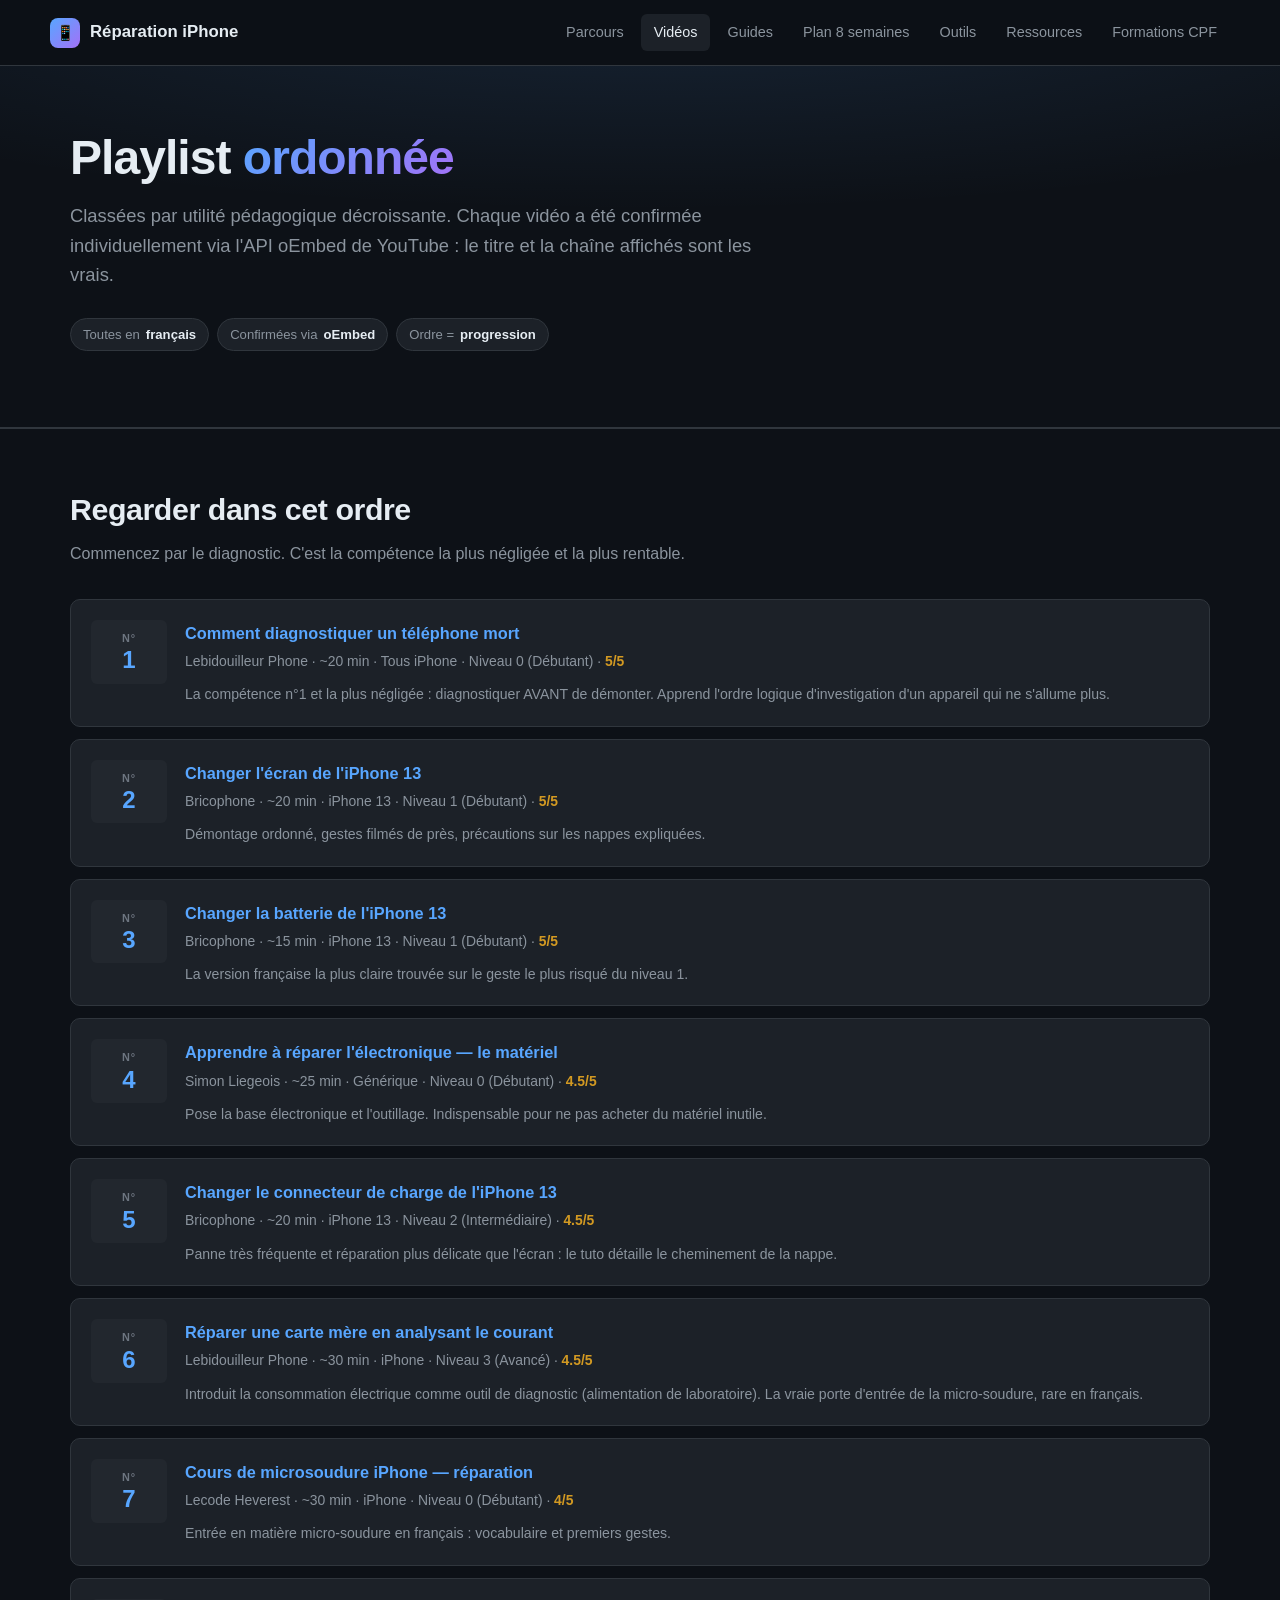
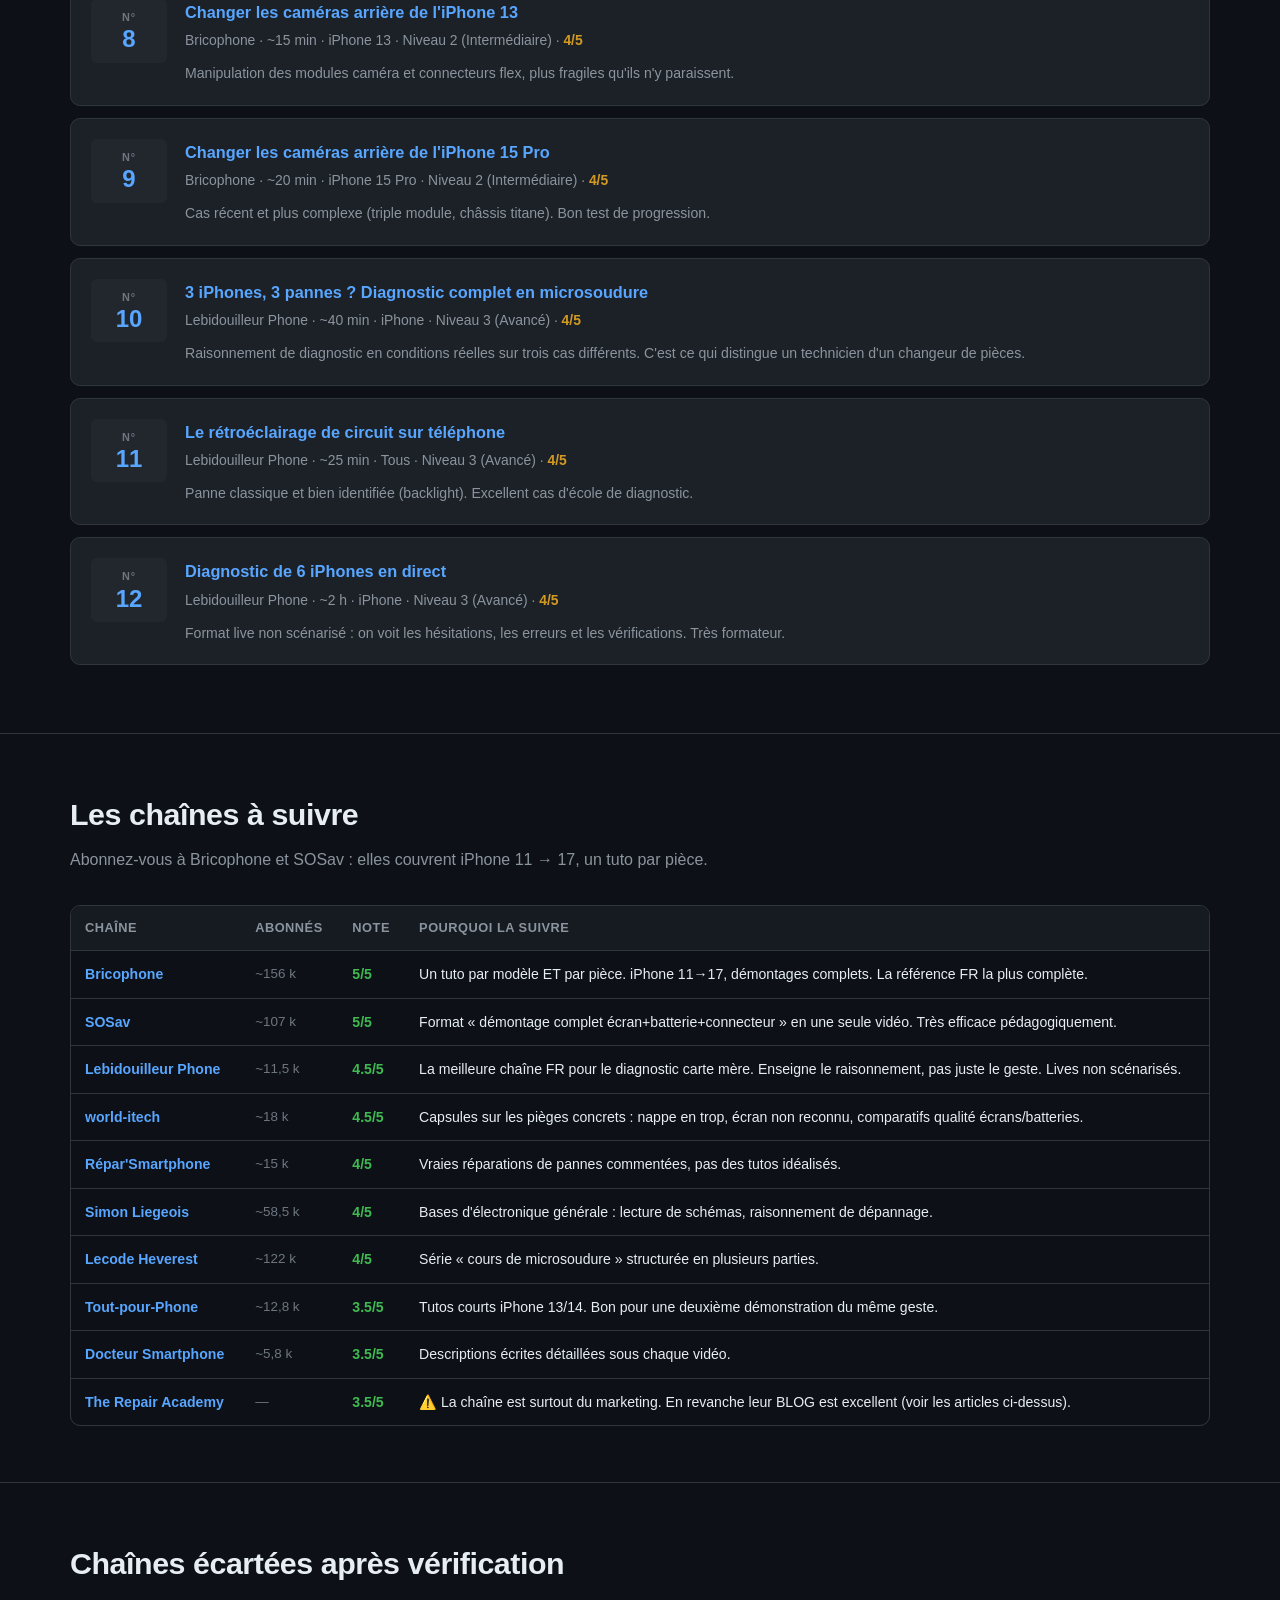
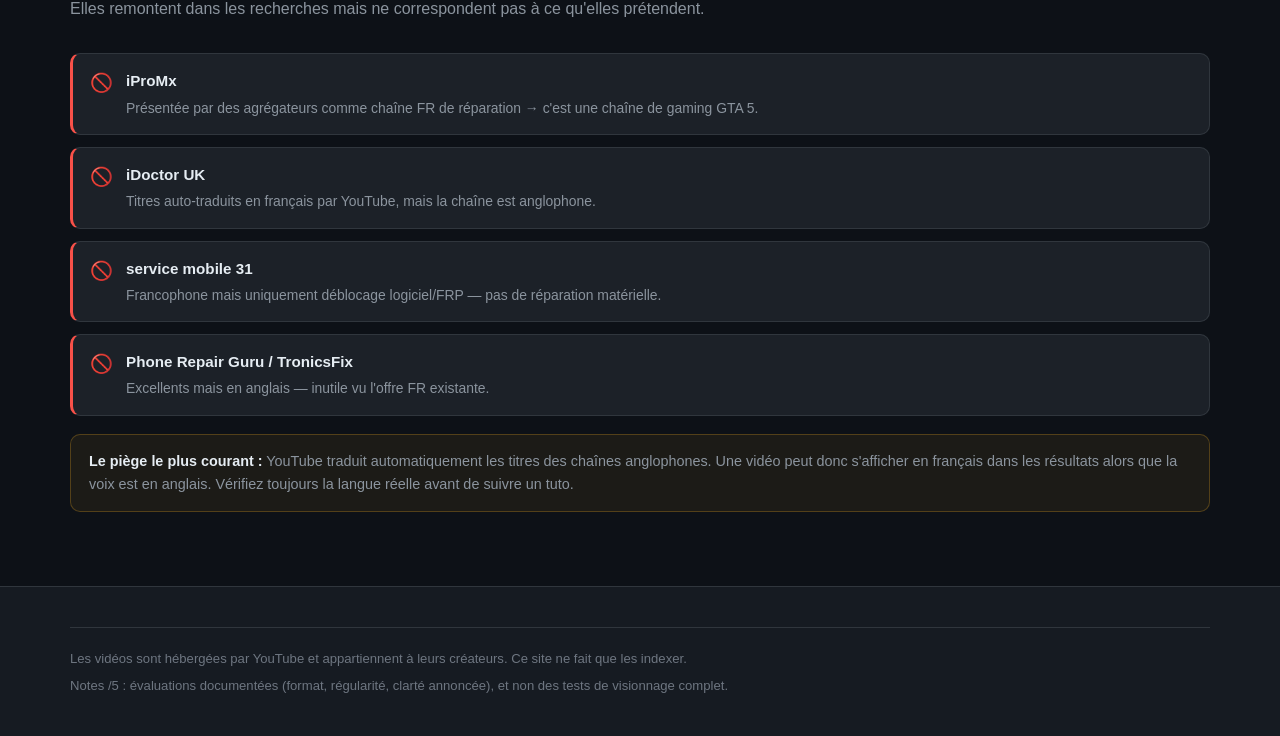
<file: videos.html>
<!DOCTYPE html>
<html lang="fr">
<head>
<meta charset="UTF-8">
<meta name="viewport" content="width=device-width, initial-scale=1">
<title>Playlist vidéo — Réparation iPhone en français</title>
<meta name="description" content="Les vidéos les plus précises pour apprendre la réparation iPhone en français, classées par utilité pédagogique avec la raison du choix.">
<link rel="stylesheet" href="css/style.css">
</head>
<body>

<header>
  <div class="wrap nav">
    <a href="index.html" class="logo"><span class="mark">📱</span><span class="txt">Réparation iPhone</span></a>
    <nav class="nav-links">
      <a href="index.html">Parcours</a>
      <a href="videos.html" class="active">Vidéos</a>
      <a href="guides.html">Guides</a>
      <a href="plan.html">Plan 8 semaines</a>
      <a href="outils.html">Outils</a>
      <a href="ressources.html">Ressources</a>
      <a href="formations.html">Formations CPF</a>
    </nav>
  </div>
</header>

<div class="wrap">
  <div id="erreur-donnees" class="note-box warn hidden" style="margin-top:20px">
    <strong>⚠️ Impossible de charger les données.</strong> Lancez un serveur local : <code>python3 -m http.server 8000</code>.
  </div>
</div>

<section class="hero">
  <div class="wrap">
    <h1>Playlist <span class="grad">ordonnée</span></h1>
    <p class="lead">
      Classées par utilité pédagogique décroissante. Chaque vidéo a été confirmée individuellement
      via l'API oEmbed de YouTube : le titre et la chaîne affichés sont les vrais.
    </p>
    <div class="badges">
      <span class="badge">Toutes en <strong>français</strong></span>
      <span class="badge">Confirmées via <strong>oEmbed</strong></span>
      <span class="badge">Ordre = <strong>progression</strong></span>
    </div>
  </div>
</section>

<section>
  <div class="wrap">
    <div class="sec-head">
      <h2>Regarder dans cet ordre</h2>
      <p>Commencez par le diagnostic. C'est la compétence la plus négligée et la plus rentable.</p>
    </div>
    <div id="videos-conteneur"></div>
  </div>
</section>

<section>
  <div class="wrap">
    <div class="sec-head">
      <h2>Les chaînes à suivre</h2>
      <p>Abonnez-vous à Bricophone et SOSav : elles couvrent iPhone 11 → 17, un tuto par pièce.</p>
    </div>
    <div id="chaines-conteneur"></div>
  </div>
</section>

<section>
  <div class="wrap">
    <div class="sec-head">
      <h2>Chaînes écartées après vérification</h2>
      <p>Elles remontent dans les recherches mais ne correspondent pas à ce qu'elles prétendent.</p>
    </div>
    <div id="ecartees-conteneur"></div>
    <div class="note-box warn">
      <strong>Le piège le plus courant :</strong> YouTube traduit automatiquement les titres des chaînes
      anglophones. Une vidéo peut donc s'afficher en français dans les résultats alors que la voix est en anglais.
      Vérifiez toujours la langue réelle avant de suivre un tuto.
    </div>
  </div>
</section>

<footer>
  <div class="wrap">
    <div class="foot-bottom">
      <p>Les vidéos sont hébergées par YouTube et appartiennent à leurs créateurs. Ce site ne fait que les indexer.</p>
      <p>Notes /5 : évaluations documentées (format, régularité, clarté annoncée), et non des tests de visionnage complet.</p>
    </div>
  </div>
</footer>

<script src="js/app.js"></script>
</body>
</html>
</file>
<file: css/style.css>
/* ============================================
   Réparation iPhone — Feuille de style
   Thème sombre moderne, responsive
   ============================================ */

:root {
  --bg: #0d1117;
  --bg-alt: #161b22;
  --bg-card: #1c2128;
  --bg-hover: #22272e;
  --border: #30363d;
  --border-light: #3d444d;
  --text: #e6edf3;
  --text-dim: #8b949e;
  --text-faint: #6e7681;
  --accent: #58a6ff;
  --accent-hover: #79c0ff;
  --vert: #3fb950;
  --bleu: #58a6ff;
  --orange: #d29922;
  --rouge: #f85149;
  --violet: #a371f7;
  --radius: 10px;
  --radius-sm: 6px;
  --shadow: 0 4px 16px rgba(0,0,0,.4);
  --maxw: 1180px;
}

* { box-sizing: border-box; margin: 0; padding: 0; }

html { scroll-behavior: smooth; }

body {
  font-family: -apple-system, BlinkMacSystemFont, "Segoe UI", Roboto, "Helvetica Neue", Arial, sans-serif;
  background: var(--bg);
  color: var(--text);
  line-height: 1.6;
  -webkit-font-smoothing: antialiased;
}

a { color: var(--accent); text-decoration: none; }
a:hover { color: var(--accent-hover); text-decoration: underline; }

.wrap { max-width: var(--maxw); margin: 0 auto; padding: 0 20px; }

/* ---------- HEADER ---------- */
header {
  border-bottom: 1px solid var(--border);
  background: rgba(13,17,23,.95);
  backdrop-filter: blur(8px);
  position: sticky;
  top: 0;
  z-index: 100;
}

.nav {
  display: flex;
  align-items: center;
  justify-content: space-between;
  gap: 16px;
  padding: 14px 0;
  flex-wrap: wrap;
}

.logo {
  display: flex;
  align-items: center;
  gap: 10px;
  font-weight: 700;
  font-size: 1.05rem;
  color: var(--text);
}
.logo:hover { text-decoration: none; color: var(--text); }
.logo .mark {
  width: 30px; height: 30px;
  border-radius: 8px;
  background: linear-gradient(135deg, var(--accent), var(--violet));
  display: grid;
  place-items: center;
  font-size: 15px;
  flex-shrink: 0;
}

.nav-links { display: flex; gap: 4px; flex-wrap: wrap; }
.nav-links a {
  padding: 7px 13px;
  border-radius: var(--radius-sm);
  color: var(--text-dim);
  font-size: .9rem;
  font-weight: 500;
  transition: background .15s, color .15s;
}
.nav-links a:hover { background: var(--bg-hover); color: var(--text); text-decoration: none; }
.nav-links a.active { background: var(--bg-card); color: var(--text); }

/* ---------- HERO ---------- */
.hero {
  padding: 64px 0 48px;
  border-bottom: 1px solid var(--border);
  background:
    radial-gradient(ellipse 80% 60% at 50% -20%, rgba(88,166,255,.13), transparent),
    var(--bg);
}

.hero h1 {
  font-size: clamp(1.9rem, 5vw, 3rem);
  line-height: 1.15;
  letter-spacing: -.02em;
  margin-bottom: 16px;
  font-weight: 800;
}
.hero h1 .grad {
  background: linear-gradient(135deg, var(--accent), var(--violet));
  -webkit-background-clip: text;
  background-clip: text;
  -webkit-text-fill-color: transparent;
}
.hero p.lead {
  font-size: clamp(1rem, 2.2vw, 1.15rem);
  color: var(--text-dim);
  max-width: 720px;
  margin-bottom: 28px;
}

.badges { display: flex; gap: 8px; flex-wrap: wrap; margin-bottom: 28px; }
.badge {
  display: inline-flex;
  align-items: center;
  gap: 6px;
  padding: 5px 12px;
  background: var(--bg-card);
  border: 1px solid var(--border);
  border-radius: 100px;
  font-size: .82rem;
  color: var(--text-dim);
}
.badge strong { color: var(--text); font-weight: 600; }

.cta-row { display: flex; gap: 12px; flex-wrap: wrap; }

.btn {
  display: inline-flex;
  align-items: center;
  gap: 8px;
  padding: 11px 20px;
  border-radius: var(--radius-sm);
  font-weight: 600;
  font-size: .92rem;
  border: 1px solid transparent;
  cursor: pointer;
  transition: all .15s;
}
.btn-primary { background: var(--accent); color: #04121f; }
.btn-primary:hover { background: var(--accent-hover); text-decoration: none; color: #04121f; }
.btn-ghost { background: transparent; color: var(--text); border-color: var(--border-light); }
.btn-ghost:hover { background: var(--bg-hover); text-decoration: none; color: var(--text); }

/* ---------- SECTIONS ---------- */
section { padding: 56px 0; }
section + section { border-top: 1px solid var(--border); }

.sec-head { margin-bottom: 32px; }
.sec-head h2 {
  font-size: clamp(1.4rem, 3.2vw, 1.9rem);
  letter-spacing: -.015em;
  margin-bottom: 8px;
  font-weight: 700;
}
.sec-head p { color: var(--text-dim); max-width: 760px; }

/* ---------- SEARCH ---------- */
.search-bar {
  display: flex;
  gap: 10px;
  margin-bottom: 20px;
  flex-wrap: wrap;
  align-items: center;
}
.search-bar input {
  flex: 1;
  min-width: 220px;
  padding: 11px 15px;
  background: var(--bg-card);
  border: 1px solid var(--border);
  border-radius: var(--radius-sm);
  color: var(--text);
  font-size: .95rem;
  font-family: inherit;
}
.search-bar input:focus {
  outline: none;
  border-color: var(--accent);
  box-shadow: 0 0 0 3px rgba(88,166,255,.15);
}

.filters { display: flex; gap: 7px; flex-wrap: wrap; margin-bottom: 28px; }
.chip {
  padding: 6px 14px;
  background: var(--bg-card);
  border: 1px solid var(--border);
  border-radius: 100px;
  font-size: .84rem;
  color: var(--text-dim);
  cursor: pointer;
  transition: all .15s;
  font-family: inherit;
}
.chip:hover { border-color: var(--border-light); color: var(--text); }
.chip.active { background: var(--accent); border-color: var(--accent); color: #04121f; font-weight: 600; }

/* ---------- NIVEAUX ---------- */
.niveau { margin-bottom: 48px; }

.niveau-head {
  display: flex;
  align-items: flex-start;
  gap: 16px;
  margin-bottom: 20px;
  padding-bottom: 16px;
  border-bottom: 1px solid var(--border);
}

.niveau-num {
  width: 44px; height: 44px;
  border-radius: 11px;
  display: grid;
  place-items: center;
  font-weight: 800;
  font-size: 1.15rem;
  flex-shrink: 0;
  color: #04121f;
}
.n-vert   { background: var(--vert); }
.n-bleu   { background: var(--bleu); }
.n-orange { background: var(--orange); }
.n-rouge  { background: var(--rouge); }

.niveau-head h3 { font-size: 1.25rem; margin-bottom: 4px; font-weight: 700; }
.niveau-head .obj { color: var(--text-dim); font-size: .92rem; }

/* ---------- CARTES ---------- */
.grid {
  display: grid;
  grid-template-columns: repeat(auto-fill, minmax(310px, 1fr));
  gap: 14px;
}

.card {
  background: var(--bg-card);
  border: 1px solid var(--border);
  border-radius: var(--radius);
  padding: 18px;
  transition: border-color .15s, transform .15s;
  display: flex;
  flex-direction: column;
  gap: 10px;
}
.card:hover { border-color: var(--border-light); transform: translateY(-2px); }
.card.alerte { border-left: 3px solid var(--orange); }

.card-top { display: flex; align-items: center; gap: 8px; flex-wrap: wrap; }

.tag {
  padding: 3px 9px;
  border-radius: 5px;
  font-size: .72rem;
  font-weight: 700;
  text-transform: uppercase;
  letter-spacing: .04em;
}
.t-video  { background: rgba(248,81,73,.14);  color: #ff7b72; }
.t-guide  { background: rgba(88,166,255,.14); color: var(--accent); }
.t-cours  { background: rgba(163,113,247,.14);color: var(--violet); }
.t-article{ background: rgba(63,185,80,.14);  color: var(--vert); }
.t-pdf    { background: rgba(210,153,34,.14); color: var(--orange); }

.lang {
  padding: 3px 8px;
  border-radius: 5px;
  font-size: .72rem;
  font-weight: 700;
  background: var(--bg-hover);
  color: var(--text-dim);
}
.lang.fr { color: var(--vert); }

.note {
  margin-left: auto;
  font-size: .82rem;
  font-weight: 700;
  color: var(--orange);
  white-space: nowrap;
}

.card h4 { font-size: 1rem; line-height: 1.4; font-weight: 650; }
.card h4 a { color: var(--text); }
.card h4 a:hover { color: var(--accent); text-decoration: none; }

.card .meta {
  display: flex;
  gap: 12px;
  flex-wrap: wrap;
  font-size: .8rem;
  color: var(--text-faint);
}

.card .pourquoi {
  font-size: .87rem;
  color: var(--text-dim);
  line-height: 1.55;
  flex: 1;
}

.card .src {
  font-size: .78rem;
  color: var(--text-faint);
  padding-top: 10px;
  border-top: 1px solid var(--border);
  display: flex;
  justify-content: space-between;
  align-items: center;
  gap: 8px;
}

.verif { color: var(--vert); font-size: .75rem; white-space: nowrap; }
.verif.partiel { color: var(--orange); }

/* ---------- TABLEAUX ---------- */
.table-wrap { overflow-x: auto; border: 1px solid var(--border); border-radius: var(--radius); }

table { width: 100%; border-collapse: collapse; font-size: .88rem; min-width: 620px; }
thead { background: var(--bg-alt); }
th {
  text-align: left;
  padding: 12px 14px;
  font-weight: 650;
  color: var(--text-dim);
  font-size: .8rem;
  text-transform: uppercase;
  letter-spacing: .04em;
  border-bottom: 1px solid var(--border);
  white-space: nowrap;
}
td { padding: 12px 14px; border-bottom: 1px solid var(--border); vertical-align: top; }
tbody tr:last-child td { border-bottom: none; }
tbody tr:hover { background: var(--bg-hover); }

.prix { font-weight: 700; color: var(--vert); white-space: nowrap; }
.zone { color: var(--text-faint); font-size: .84rem; }

/* ---------- ALERTES ---------- */
.alert {
  display: flex;
  gap: 13px;
  padding: 15px 17px;
  border-radius: var(--radius);
  background: var(--bg-card);
  border: 1px solid var(--border);
  border-left: 3px solid var(--rouge);
  margin-bottom: 12px;
}
.alert .ico { font-size: 1.15rem; flex-shrink: 0; line-height: 1.5; }
.alert h4 { font-size: .95rem; margin-bottom: 3px; font-weight: 650; }
.alert p { font-size: .87rem; color: var(--text-dim); }

.note-box {
  padding: 15px 18px;
  border-radius: var(--radius);
  background: rgba(88,166,255,.07);
  border: 1px solid rgba(88,166,255,.25);
  margin: 18px 0;
  font-size: .9rem;
  color: var(--text-dim);
}
.note-box strong { color: var(--text); }
.note-box.warn { background: rgba(210,153,34,.08); border-color: rgba(210,153,34,.3); }

/* ---------- PLAN 8 SEMAINES ---------- */
.semaine {
  display: grid;
  grid-template-columns: 76px 1fr;
  gap: 18px;
  padding: 20px;
  background: var(--bg-card);
  border: 1px solid var(--border);
  border-radius: var(--radius);
  margin-bottom: 12px;
}
.semaine-num {
  text-align: center;
  padding: 10px 0;
  background: var(--bg-hover);
  border-radius: var(--radius-sm);
  height: fit-content;
}
.semaine-num .s { font-size: .68rem; text-transform: uppercase; letter-spacing: .08em; color: var(--text-faint); font-weight: 700; }
.semaine-num .n { font-size: 1.5rem; font-weight: 800; color: var(--accent); line-height: 1.1; }
.semaine h4 { font-size: 1.02rem; margin-bottom: 4px; font-weight: 650; }
.semaine .obj { font-size: .87rem; color: var(--text-dim); margin-bottom: 11px; }
.semaine ul { list-style: none; display: flex; flex-direction: column; gap: 6px; }
.semaine li {
  font-size: .87rem;
  color: var(--text-dim);
  padding-left: 19px;
  position: relative;
}
.semaine li::before {
  content: "▸";
  position: absolute;
  left: 4px;
  color: var(--accent);
}
.semaine .livrable {
  margin-top: 12px;
  padding-top: 11px;
  border-top: 1px solid var(--border);
  font-size: .82rem;
  color: var(--vert);
  font-weight: 600;
}

/* ---------- FOOTER ---------- */
footer {
  padding: 40px 0;
  border-top: 1px solid var(--border);
  background: var(--bg-alt);
}
.foot-grid {
  display: grid;
  grid-template-columns: repeat(auto-fit, minmax(220px, 1fr));
  gap: 28px;
  margin-bottom: 28px;
}
.foot-col h5 {
  font-size: .8rem;
  text-transform: uppercase;
  letter-spacing: .05em;
  color: var(--text-faint);
  margin-bottom: 11px;
  font-weight: 700;
}
.foot-col a { display: block; font-size: .88rem; margin-bottom: 7px; color: var(--text-dim); }
.foot-col a:hover { color: var(--accent); }
.foot-bottom {
  padding-top: 20px;
  border-top: 1px solid var(--border);
  font-size: .82rem;
  color: var(--text-faint);
}
.foot-bottom p + p { margin-top: 6px; }

/* ---------- UTILITAIRES ---------- */
.hidden { display: none !important; }
.center { text-align: center; }
.mt-0 { margin-top: 0; }
.mb-0 { margin-bottom: 0; }
.muted { color: var(--text-dim); }

.avert-final {
  margin-top: 24px;
  padding: 20px;
  border-radius: var(--radius);
  background: var(--bg-card);
  border: 1px solid var(--border);
  font-size: .9rem;
  color: var(--text-dim);
}

/* ---------- RESPONSIVE ---------- */
@media (max-width: 700px) {
  .hero { padding: 40px 0 32px; }
  section { padding: 40px 0; }
  .nav { padding: 11px 0; }
  .nav-links a { padding: 6px 10px; font-size: .85rem; }
  .grid { grid-template-columns: 1fr; }
  .semaine { grid-template-columns: 1fr; gap: 12px; }
  .semaine-num { display: flex; align-items: center; gap: 8px; justify-content: center; padding: 8px; }
  .semaine-num .n { font-size: 1.2rem; }
  .niveau-head { flex-direction: column; gap: 11px; }
  .logo span.txt { display: none; }
}

@media print {
  header, .cta-row, .filters, .search-bar { display: none; }
  body { background: #fff; color: #000; }
  .card, .semaine, .table-wrap { break-inside: avoid; }
}
</file>
